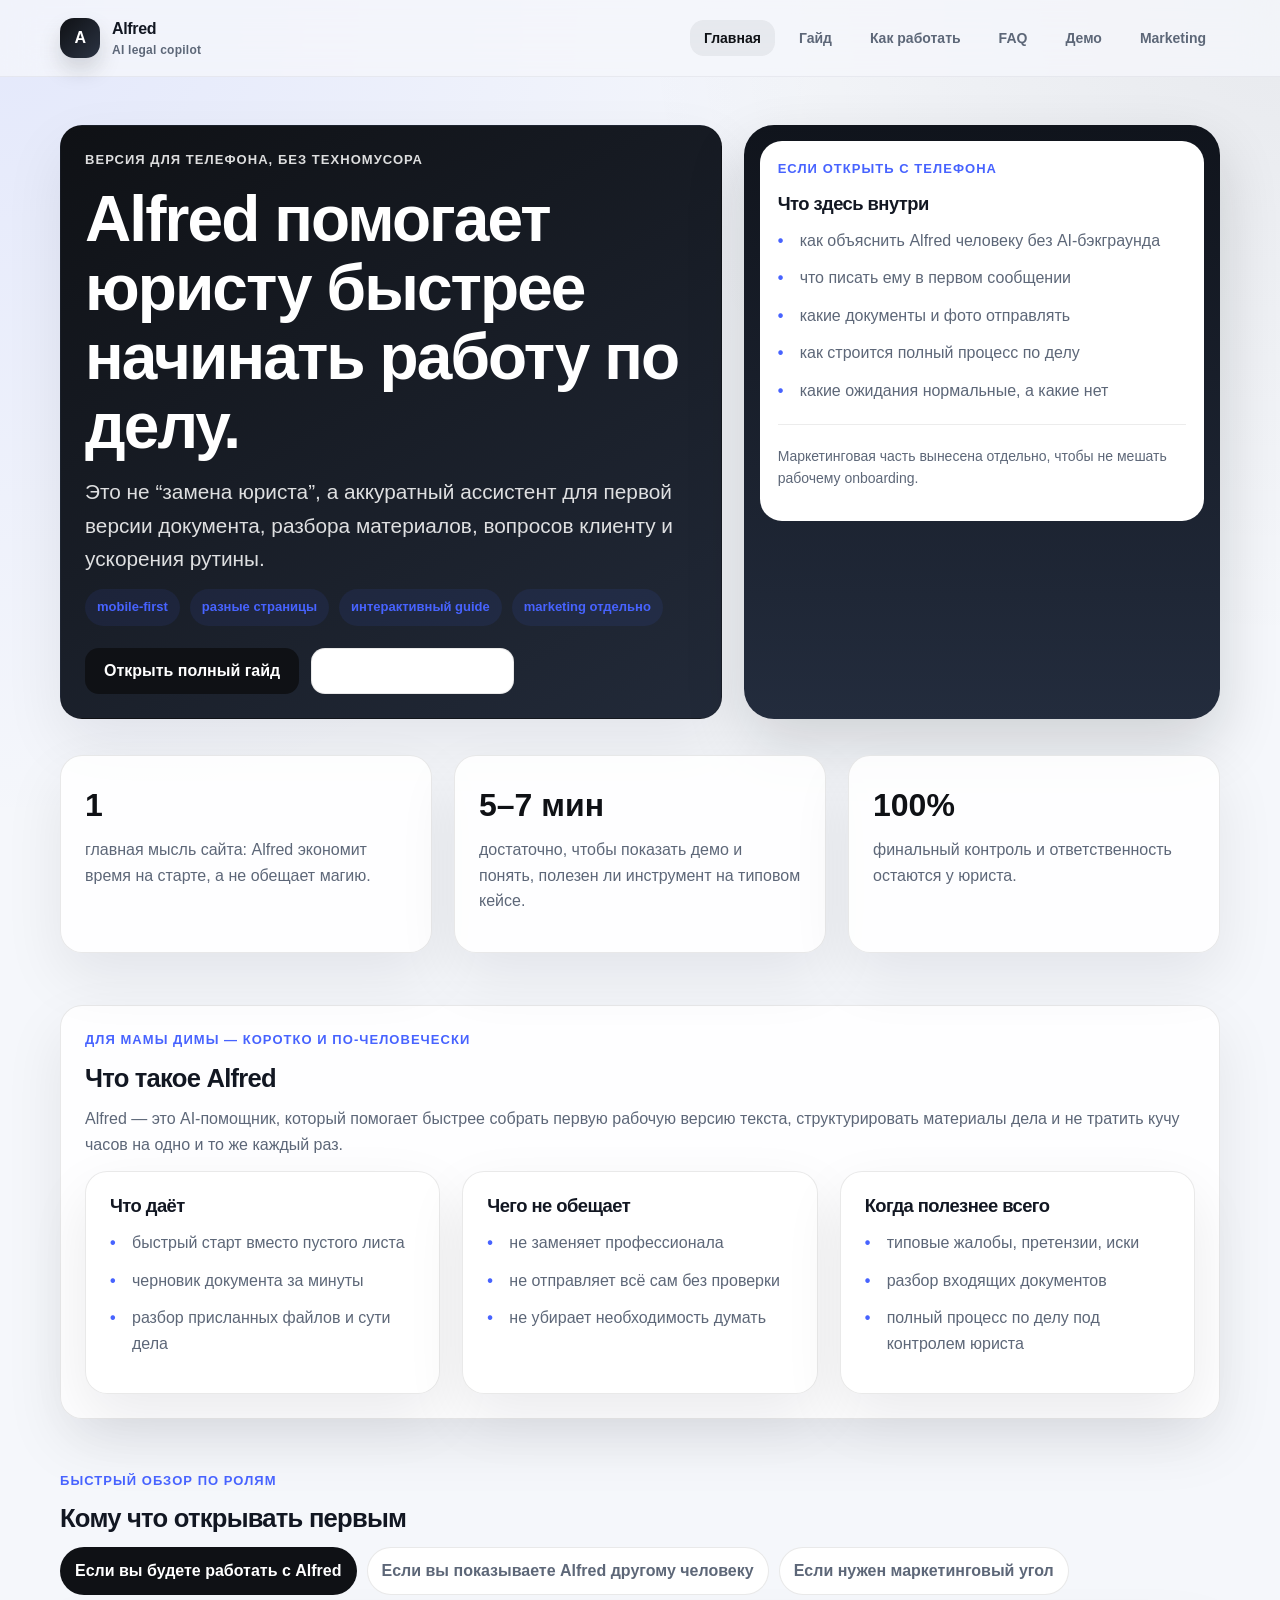
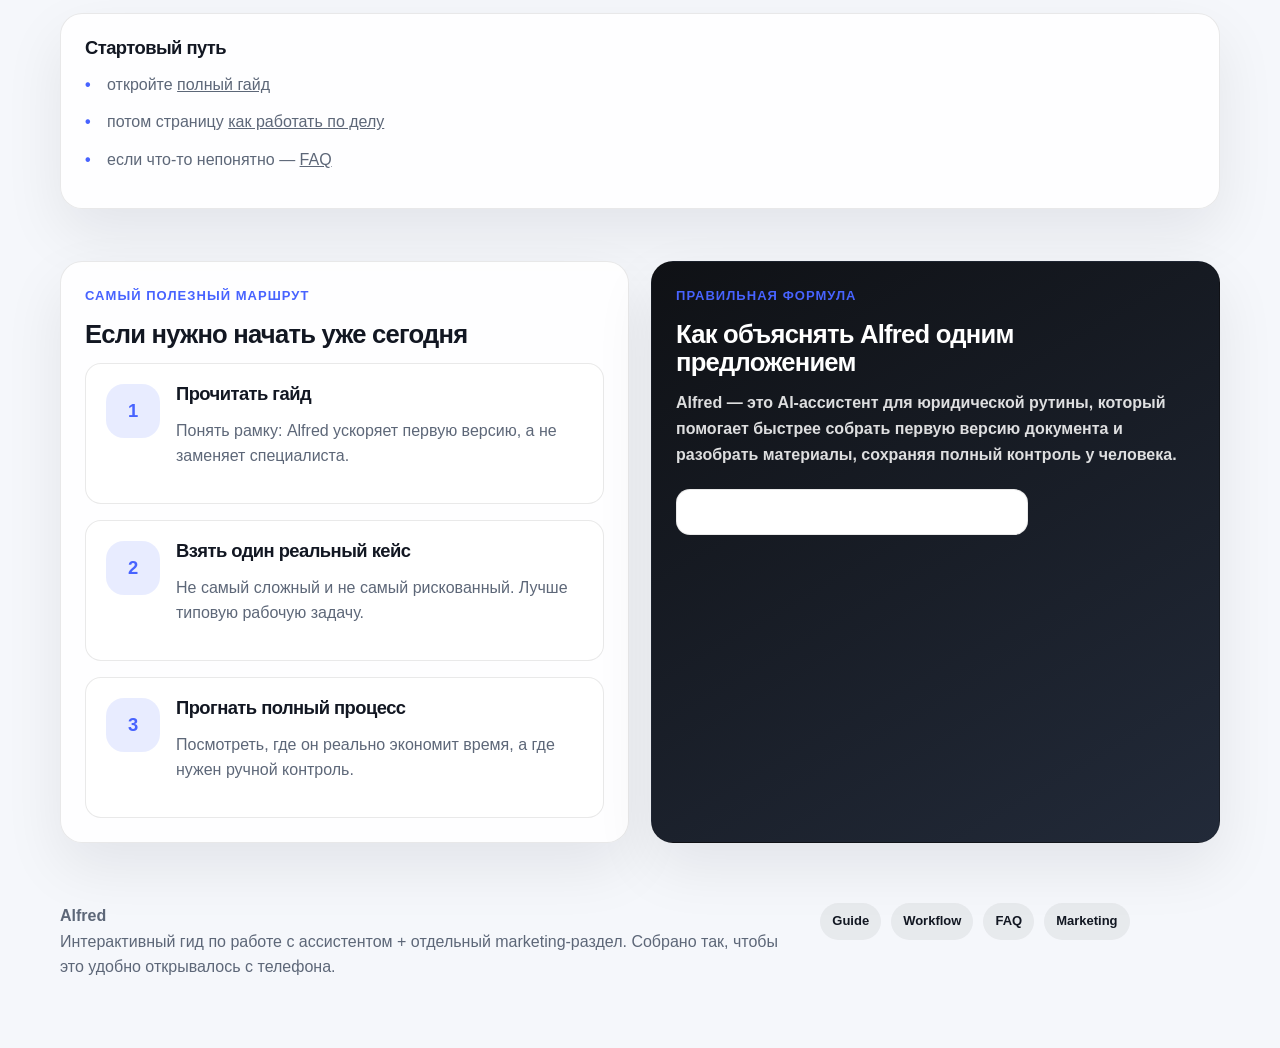
<file: index.html>
<!DOCTYPE html>
<html lang="ru">
<head>
  <meta charset="UTF-8">
  <meta name="viewport" content="width=device-width, initial-scale=1.0">
  <meta name="description" content="Alfred — мобильный AI legal copilot для юридической рутины. Полный гайд, сценарии работы, FAQ и отдельный marketing-раздел.">
  <title>Alfred — гид по работе с ассистентом</title>
  <link rel="stylesheet" href="assets/style.css">
</head>
<body>
  <div class="page-shell">
    <header class="site-header">
      <div class="header-inner">
        <a class="brand" href="index.html">
          <span class="brand-mark">A</span>
          <span>Alfred <small>AI legal copilot</small></span>
        </a>
        <button class="nav-toggle" data-nav-toggle aria-expanded="false" aria-label="Открыть меню">Меню</button>
        <nav class="site-nav" data-nav>
          <ul>
            <li><a href="index.html" class="active">Главная</a></li>
            <li><a href="guide.html">Гайд</a></li>
            <li><a href="workflow.html">Как работать</a></li>
            <li><a href="faq.html">FAQ</a></li>
            <li><a href="demo.html">Демо</a></li>
            <li><a href="marketing.html">Marketing</a></li>
          </ul>
        </nav>
      </div>
    </header>

    <main>
      <section class="hero">
        <div class="container hero-grid">
          <div class="hero-card hero-card--dark">
            <div class="eyebrow">Версия для телефона, без техномусора</div>
            <h1>Alfred помогает юристу быстрее начинать работу по делу.</h1>
            <p class="lead">Это не “замена юриста”, а аккуратный ассистент для первой версии документа, разбора материалов, вопросов клиенту и ускорения рутины.</p>
            <div class="tag-row">
              <span class="tag">mobile-first</span>
              <span class="tag">разные страницы</span>
              <span class="tag">интерактивный guide</span>
              <span class="tag">marketing отдельно</span>
            </div>
            <div class="btn-row">
              <a class="btn btn-primary" href="guide.html">Открыть полный гайд</a>
              <a class="btn btn-secondary" href="workflow.html">Посмотреть процесс</a>
            </div>
          </div>

          <div class="phone-frame">
            <div class="phone-screen">
              <div class="eyebrow">Если открыть с телефона</div>
              <h3>Что здесь внутри</h3>
              <ul class="clean">
                <li>как объяснить Alfred человеку без AI-бэкграунда</li>
                <li>что писать ему в первом сообщении</li>
                <li>какие документы и фото отправлять</li>
                <li>как строится полный процесс по делу</li>
                <li>какие ожидания нормальные, а какие нет</li>
              </ul>
              <hr class="soft">
              <p class="small">Маркетинговая часть вынесена отдельно, чтобы не мешать рабочему onboarding.</p>
            </div>
          </div>
        </div>
      </section>

      <section class="section section-tight">
        <div class="container grid-3">
          <div class="metric">
            <strong>1</strong>
            <p>главная мысль сайта: Alfred экономит время на старте, а не обещает магию.</p>
          </div>
          <div class="metric">
            <strong>5–7 мин</strong>
            <p>достаточно, чтобы показать демо и понять, полезен ли инструмент на типовом кейсе.</p>
          </div>
          <div class="metric">
            <strong>100%</strong>
            <p>финальный контроль и ответственность остаются у юриста.</p>
          </div>
        </div>
      </section>

      <section class="section">
        <div class="container">
          <div class="card">
            <div class="eyebrow">Для мамы Димы — коротко и по-человечески</div>
            <h2>Что такое Alfred</h2>
            <p>Alfred — это AI-помощник, который помогает быстрее собрать первую рабочую версию текста, структурировать материалы дела и не тратить кучу часов на одно и то же каждый раз.</p>
            <div class="grid-3">
              <div class="feature-card">
                <h3>Что даёт</h3>
                <ul class="clean">
                  <li>быстрый старт вместо пустого листа</li>
                  <li>черновик документа за минуты</li>
                  <li>разбор присланных файлов и сути дела</li>
                </ul>
              </div>
              <div class="feature-card">
                <h3>Чего не обещает</h3>
                <ul class="clean">
                  <li>не заменяет профессионала</li>
                  <li>не отправляет всё сам без проверки</li>
                  <li>не убирает необходимость думать</li>
                </ul>
              </div>
              <div class="feature-card">
                <h3>Когда полезнее всего</h3>
                <ul class="clean">
                  <li>типовые жалобы, претензии, иски</li>
                  <li>разбор входящих документов</li>
                  <li>полный процесс по делу под контролем юриста</li>
                </ul>
              </div>
            </div>
          </div>
        </div>
      </section>

      <section class="section">
        <div class="container" data-tabs>
          <div class="eyebrow">Быстрый обзор по ролям</div>
          <h2>Кому что открывать первым</h2>
          <div class="tabs">
            <button class="tab-btn active" data-tab-btn="operator">Если вы будете работать с Alfred</button>
            <button class="tab-btn" data-tab-btn="owner">Если вы показываете Alfred другому человеку</button>
            <button class="tab-btn" data-tab-btn="sales">Если нужен маркетинговый угол</button>
          </div>
          <div class="tab-panel active" data-tab-panel="operator">
            <h3>Стартовый путь</h3>
            <ul class="clean">
              <li>откройте <a href="guide.html">полный гайд</a></li>
              <li>потом страницу <a href="workflow.html">как работать по делу</a></li>
              <li>если что-то непонятно — <a href="faq.html">FAQ</a></li>
            </ul>
          </div>
          <div class="tab-panel" data-tab-panel="owner">
            <h3>Что показать в первую очередь</h3>
            <ul class="clean">
              <li>страницу <a href="demo.html">демо</a> — как объяснять ценность быстро</li>
              <li>страницу <a href="faq.html">FAQ</a> — чтобы снять страхи и ожидания</li>
              <li>страницу <a href="workflow.html">процесс</a> — чтобы было ясно, как всё идёт от задачи к результату</li>
            </ul>
          </div>
          <div class="tab-panel" data-tab-panel="sales">
            <h3>Отдельный маркетинговый раздел</h3>
            <p>Мы вынесли marketing отдельно, чтобы не мешать обычному рабочему onboarding.</p>
            <div class="btn-row">
              <a class="btn btn-soft" href="marketing.html">Открыть marketing</a>
            </div>
          </div>
        </div>
      </section>

      <section class="section">
        <div class="container two-col">
          <div class="cta-panel">
            <div class="eyebrow">Самый полезный маршрут</div>
            <h2>Если нужно начать уже сегодня</h2>
            <div class="process-steps">
              <div class="step-card"><div class="step-num">1</div><div><h3>Прочитать гайд</h3><p>Понять рамку: Alfred ускоряет первую версию, а не заменяет специалиста.</p></div></div>
              <div class="step-card"><div class="step-num">2</div><div><h3>Взять один реальный кейс</h3><p>Не самый сложный и не самый рискованный. Лучше типовую рабочую задачу.</p></div></div>
              <div class="step-card"><div class="step-num">3</div><div><h3>Прогнать полный процесс</h3><p>Посмотреть, где он реально экономит время, а где нужен ручной контроль.</p></div></div>
            </div>
          </div>
          <div class="cta-panel cta-panel--dark">
            <div class="eyebrow">Правильная формула</div>
            <h2>Как объяснять Alfred одним предложением</h2>
            <p><strong>Alfred — это AI-ассистент для юридической рутины, который помогает быстрее собрать первую версию документа и разобрать материалы, сохраняя полный контроль у человека.</strong></p>
            <div class="btn-row">
              <a class="btn btn-secondary" href="guide.html#first-message">Что написать ему первым сообщением</a>
            </div>
          </div>
        </div>
      </section>
    </main>

    <footer class="footer">
      <div class="container footer-grid">
        <div>
          <strong>Alfred</strong>
          <p>Интерактивный гид по работе с ассистентом + отдельный marketing-раздел. Собрано так, чтобы это удобно открывалось с телефона.</p>
        </div>
        <div>
          <div class="pill-row">
            <span class="pill">Guide</span>
            <span class="pill">Workflow</span>
            <span class="pill">FAQ</span>
            <span class="pill">Marketing</span>
          </div>
        </div>
      </div>
    </footer>
  </div>
  <script src="assets/app.js"></script>
</body>
</html>
</file>
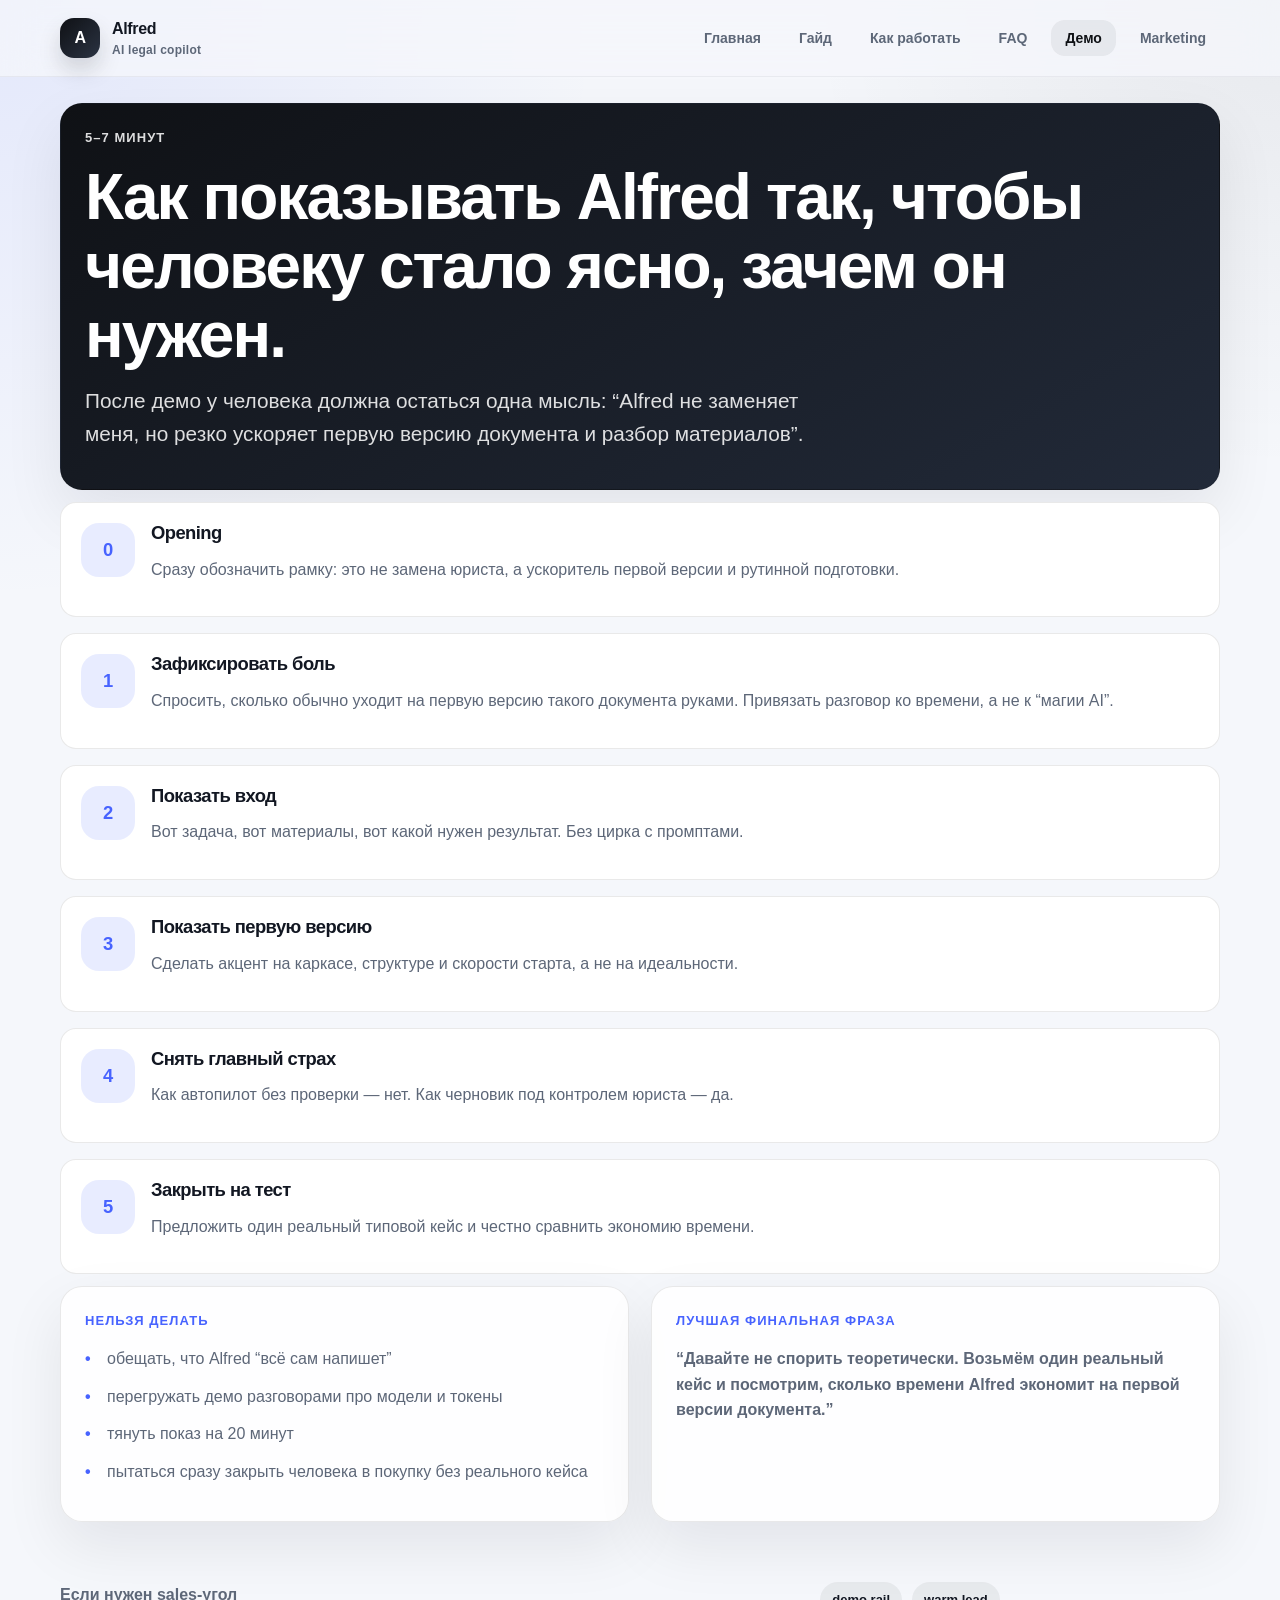
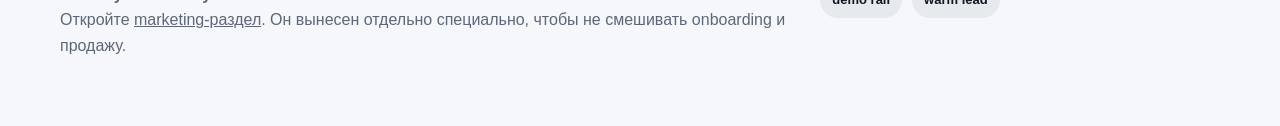
<file: demo.html>
<!DOCTYPE html>
<html lang="ru">
<head>
  <meta charset="UTF-8">
  <meta name="viewport" content="width=device-width, initial-scale=1.0">
  <meta name="description" content="Как показать Alfred за 5–7 минут и не скатиться в техно-мусор.">
  <title>Демо Alfred</title>
  <link rel="stylesheet" href="assets/style.css">
</head>
<body>
  <div class="page-shell">
    <header class="site-header">
      <div class="header-inner">
        <a class="brand" href="index.html"><span class="brand-mark">A</span><span>Alfred <small>AI legal copilot</small></span></a>
        <button class="nav-toggle" data-nav-toggle aria-expanded="false">Меню</button>
        <nav class="site-nav" data-nav>
          <ul>
            <li><a href="index.html">Главная</a></li>
            <li><a href="guide.html">Гайд</a></li>
            <li><a href="workflow.html">Как работать</a></li>
            <li><a href="faq.html">FAQ</a></li>
            <li><a href="demo.html" class="active">Демо</a></li>
            <li><a href="marketing.html">Marketing</a></li>
          </ul>
        </nav>
      </div>
    </header>

    <main class="section">
      <div class="container">
        <div class="hero-card hero-card--dark">
          <div class="eyebrow">5–7 минут</div>
          <h1>Как показывать Alfred так, чтобы человеку стало ясно, зачем он нужен.</h1>
          <p class="lead">После демо у человека должна остаться одна мысль: “Alfred не заменяет меня, но резко ускоряет первую версию документа и разбор материалов”.</p>
        </div>
      </div>

      <div class="container section-tight">
        <div class="process-steps">
          <div class="step-card"><div class="step-num">0</div><div><h3>Opening</h3><p>Сразу обозначить рамку: это не замена юриста, а ускоритель первой версии и рутинной подготовки.</p></div></div>
          <div class="step-card"><div class="step-num">1</div><div><h3>Зафиксировать боль</h3><p>Спросить, сколько обычно уходит на первую версию такого документа руками. Привязать разговор ко времени, а не к “магии AI”.</p></div></div>
          <div class="step-card"><div class="step-num">2</div><div><h3>Показать вход</h3><p>Вот задача, вот материалы, вот какой нужен результат. Без цирка с промптами.</p></div></div>
          <div class="step-card"><div class="step-num">3</div><div><h3>Показать первую версию</h3><p>Сделать акцент на каркасе, структуре и скорости старта, а не на идеальности.</p></div></div>
          <div class="step-card"><div class="step-num">4</div><div><h3>Снять главный страх</h3><p>Как автопилот без проверки — нет. Как черновик под контролем юриста — да.</p></div></div>
          <div class="step-card"><div class="step-num">5</div><div><h3>Закрыть на тест</h3><p>Предложить один реальный типовой кейс и честно сравнить экономию времени.</p></div></div>
        </div>
      </div>

      <div class="container section-tight two-col">
        <div class="card">
          <div class="eyebrow">Нельзя делать</div>
          <ul class="clean">
            <li>обещать, что Alfred “всё сам напишет”</li>
            <li>перегружать демо разговорами про модели и токены</li>
            <li>тянуть показ на 20 минут</li>
            <li>пытаться сразу закрыть человека в покупку без реального кейса</li>
          </ul>
        </div>
        <div class="card">
          <div class="eyebrow">Лучшая финальная фраза</div>
          <p><strong>“Давайте не спорить теоретически. Возьмём один реальный кейс и посмотрим, сколько времени Alfred экономит на первой версии документа.”</strong></p>
        </div>
      </div>
    </main>

    <footer class="footer">
      <div class="container footer-grid">
        <div><strong>Если нужен sales-угол</strong><p>Откройте <a href="marketing.html">marketing-раздел</a>. Он вынесен отдельно специально, чтобы не смешивать onboarding и продажу.</p></div>
        <div class="pill-row"><span class="pill">demo rail</span><span class="pill">warm lead</span></div>
      </div>
    </footer>
  </div>
  <script src="assets/app.js"></script>
</body>
</html>
</file>
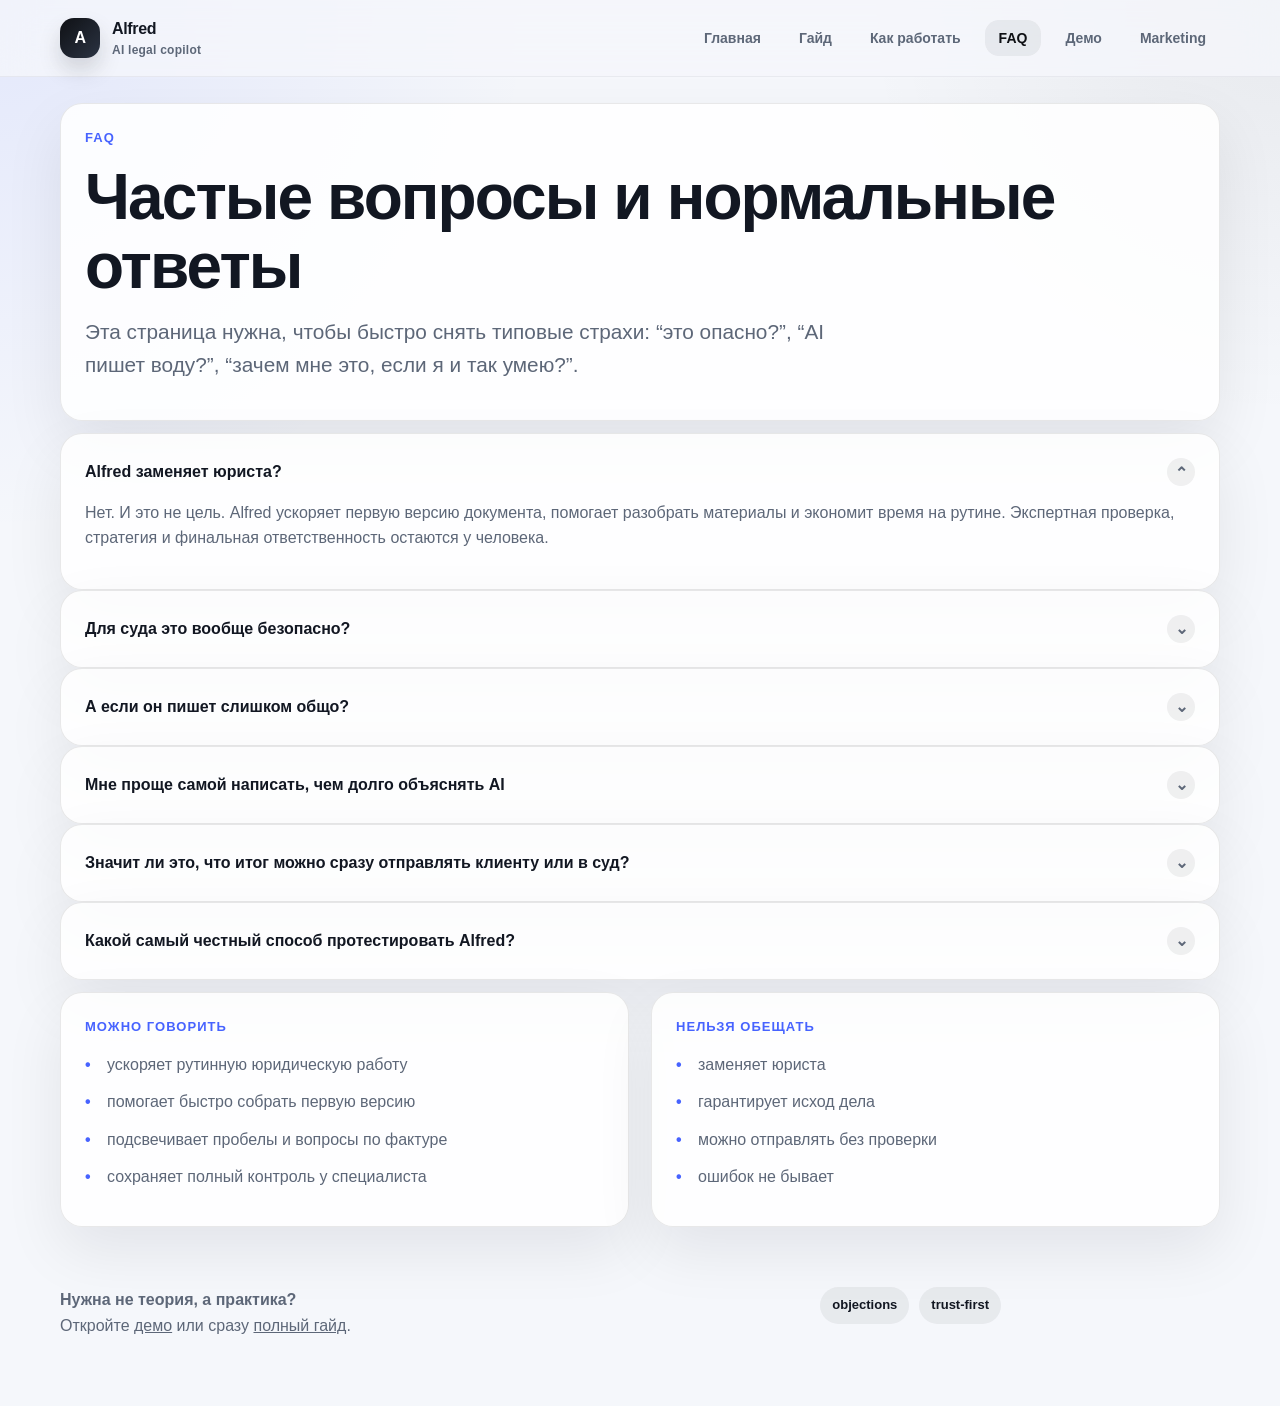
<file: faq.html>
<!DOCTYPE html>
<html lang="ru">
<head>
  <meta charset="UTF-8">
  <meta name="viewport" content="width=device-width, initial-scale=1.0">
  <meta name="description" content="FAQ по Alfred: что он умеет, чего не умеет, опасно ли это для суда и как правильно тестировать.">
  <title>FAQ — Alfred</title>
  <link rel="stylesheet" href="assets/style.css">
</head>
<body>
  <div class="page-shell">
    <header class="site-header">
      <div class="header-inner">
        <a class="brand" href="index.html"><span class="brand-mark">A</span><span>Alfred <small>AI legal copilot</small></span></a>
        <button class="nav-toggle" data-nav-toggle aria-expanded="false">Меню</button>
        <nav class="site-nav" data-nav>
          <ul>
            <li><a href="index.html">Главная</a></li>
            <li><a href="guide.html">Гайд</a></li>
            <li><a href="workflow.html">Как работать</a></li>
            <li><a href="faq.html" class="active">FAQ</a></li>
            <li><a href="demo.html">Демо</a></li>
            <li><a href="marketing.html">Marketing</a></li>
          </ul>
        </nav>
      </div>
    </header>

    <main class="section">
      <div class="container">
        <div class="hero-card">
          <div class="eyebrow">FAQ</div>
          <h1>Частые вопросы и нормальные ответы</h1>
          <p class="lead">Эта страница нужна, чтобы быстро снять типовые страхи: “это опасно?”, “AI пишет воду?”, “зачем мне это, если я и так умею?”.</p>
        </div>
      </div>

      <div class="container section-tight">
        <details class="faq-item" open>
          <summary>Alfred заменяет юриста?<span class="chev">⌄</span></summary>
          <p>Нет. И это не цель. Alfred ускоряет первую версию документа, помогает разобрать материалы и экономит время на рутине. Экспертная проверка, стратегия и финальная ответственность остаются у человека.</p>
        </details>
        <details class="faq-item">
          <summary>Для суда это вообще безопасно?<span class="chev">⌄</span></summary>
          <p>Как автопилот без проверки — нет. Как черновик-ускоритель под контролем юриста — да. В этом и правильный режим использования.</p>
        </details>
        <details class="faq-item">
          <summary>А если он пишет слишком общо?<span class="chev">⌄</span></summary>
          <p>Обычно это происходит, когда задача поставлена слишком мутно. Чем конкретнее вход: что случилось, что нужно получить, что приложено — тем лучше результат.</p>
        </details>
        <details class="faq-item">
          <summary>Мне проще самой написать, чем долго объяснять AI<span class="chev">⌄</span></summary>
          <p>Так бывает, если инструмент требует каждый раз выдумывать идеальный промпт. Рабочий Alfred-rail должен эту боль уменьшать: дать краткую фактуру, получить первый каркас, дальше быстро править.</p>
        </details>
        <details class="faq-item">
          <summary>Значит ли это, что итог можно сразу отправлять клиенту или в суд?<span class="chev">⌄</span></summary>
          <p>Нет. Нормальный режим — проверить и довести. Alfred сокращает стартовую механику, а не убирает человеческую ответственность.</p>
        </details>
        <details class="faq-item">
          <summary>Какой самый честный способ протестировать Alfred?<span class="chev">⌄</span></summary>
          <p>Взять один типовой кейс из практики, прогнать через Alfred первую версию и сравнить по времени: сколько бы заняло руками и сколько заняло с AI-ассистентом.</p>
        </details>
      </div>

      <div class="container section-tight grid-2">
        <div class="card">
          <div class="eyebrow">Можно говорить</div>
          <ul class="clean">
            <li>ускоряет рутинную юридическую работу</li>
            <li>помогает быстро собрать первую версию</li>
            <li>подсвечивает пробелы и вопросы по фактуре</li>
            <li>сохраняет полный контроль у специалиста</li>
          </ul>
        </div>
        <div class="card">
          <div class="eyebrow">Нельзя обещать</div>
          <ul class="clean">
            <li>заменяет юриста</li>
            <li>гарантирует исход дела</li>
            <li>можно отправлять без проверки</li>
            <li>ошибок не бывает</li>
          </ul>
        </div>
      </div>
    </main>

    <footer class="footer">
      <div class="container footer-grid">
        <div><strong>Нужна не теория, а практика?</strong><p>Откройте <a href="demo.html">демо</a> или сразу <a href="guide.html">полный гайд</a>.</p></div>
        <div class="pill-row"><span class="pill">objections</span><span class="pill">trust-first</span></div>
      </div>
    </footer>
  </div>
  <script src="assets/app.js"></script>
</body>
</html>
</file>
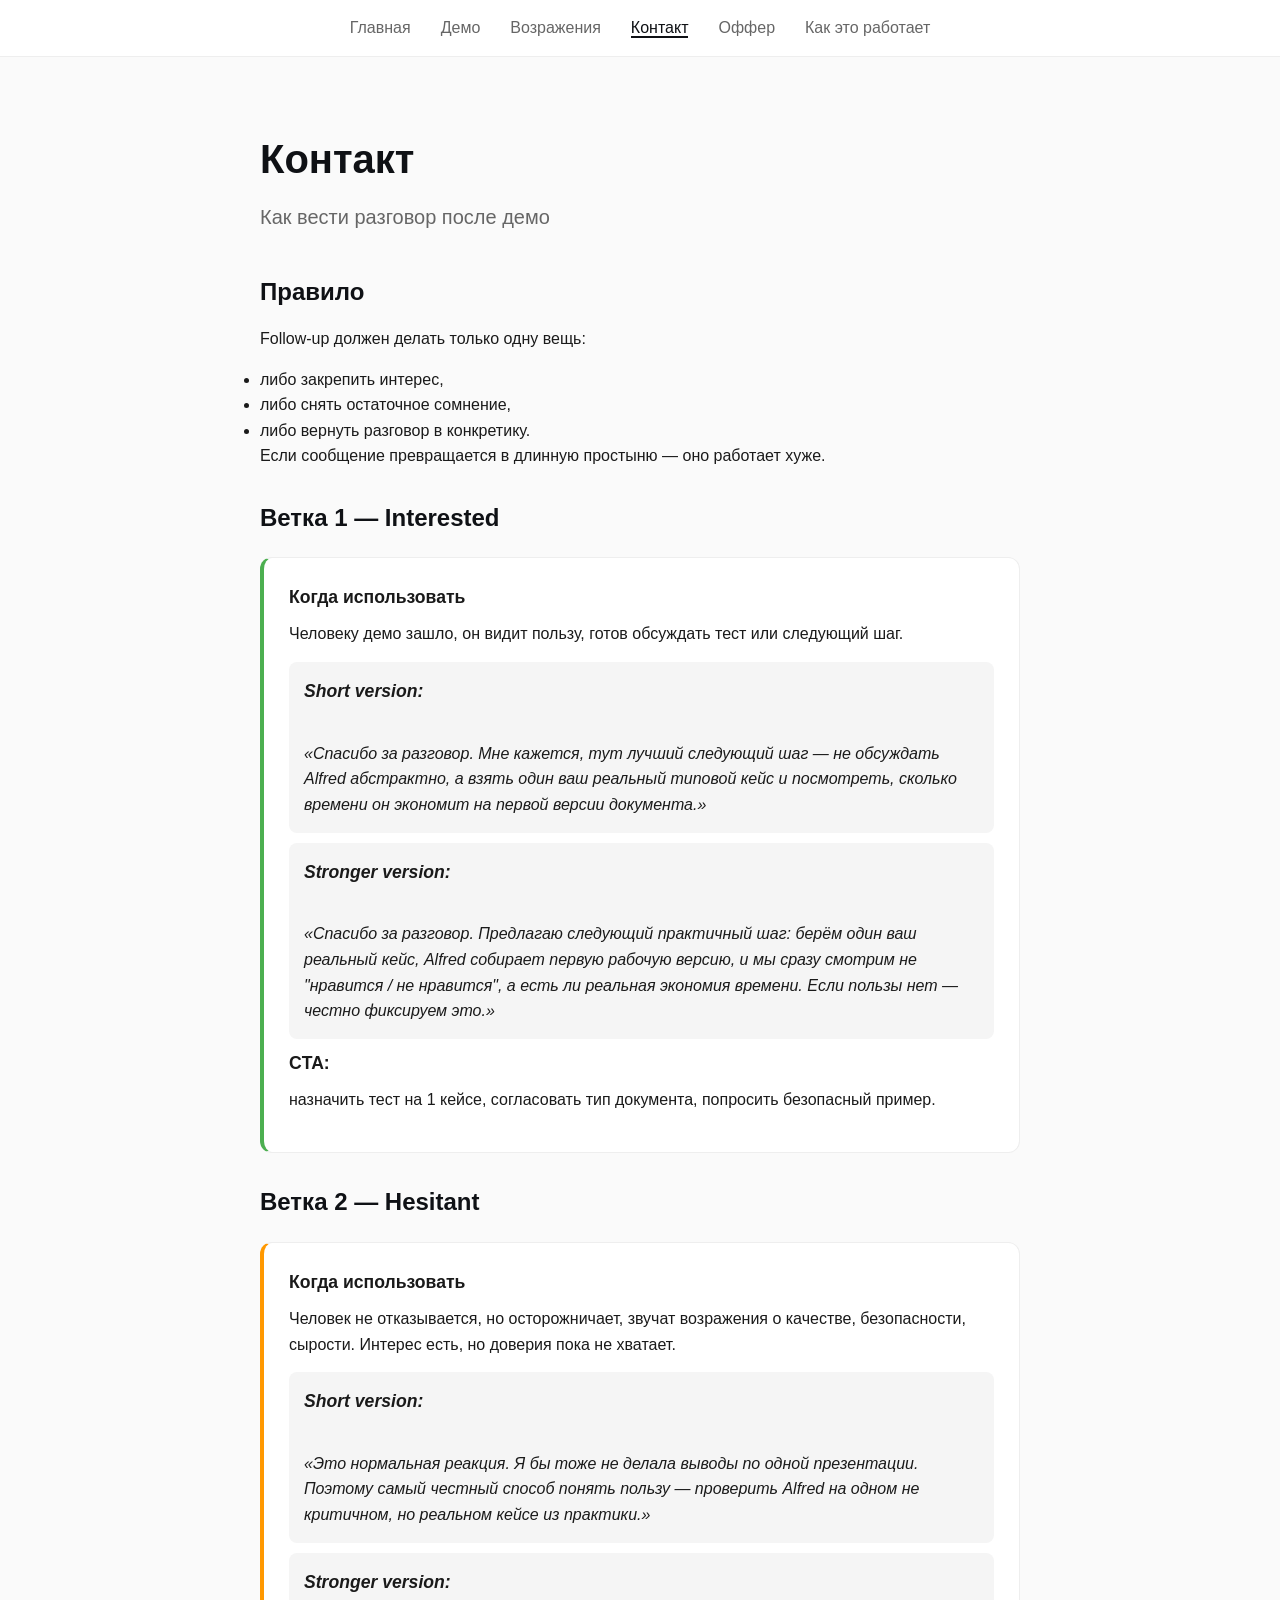
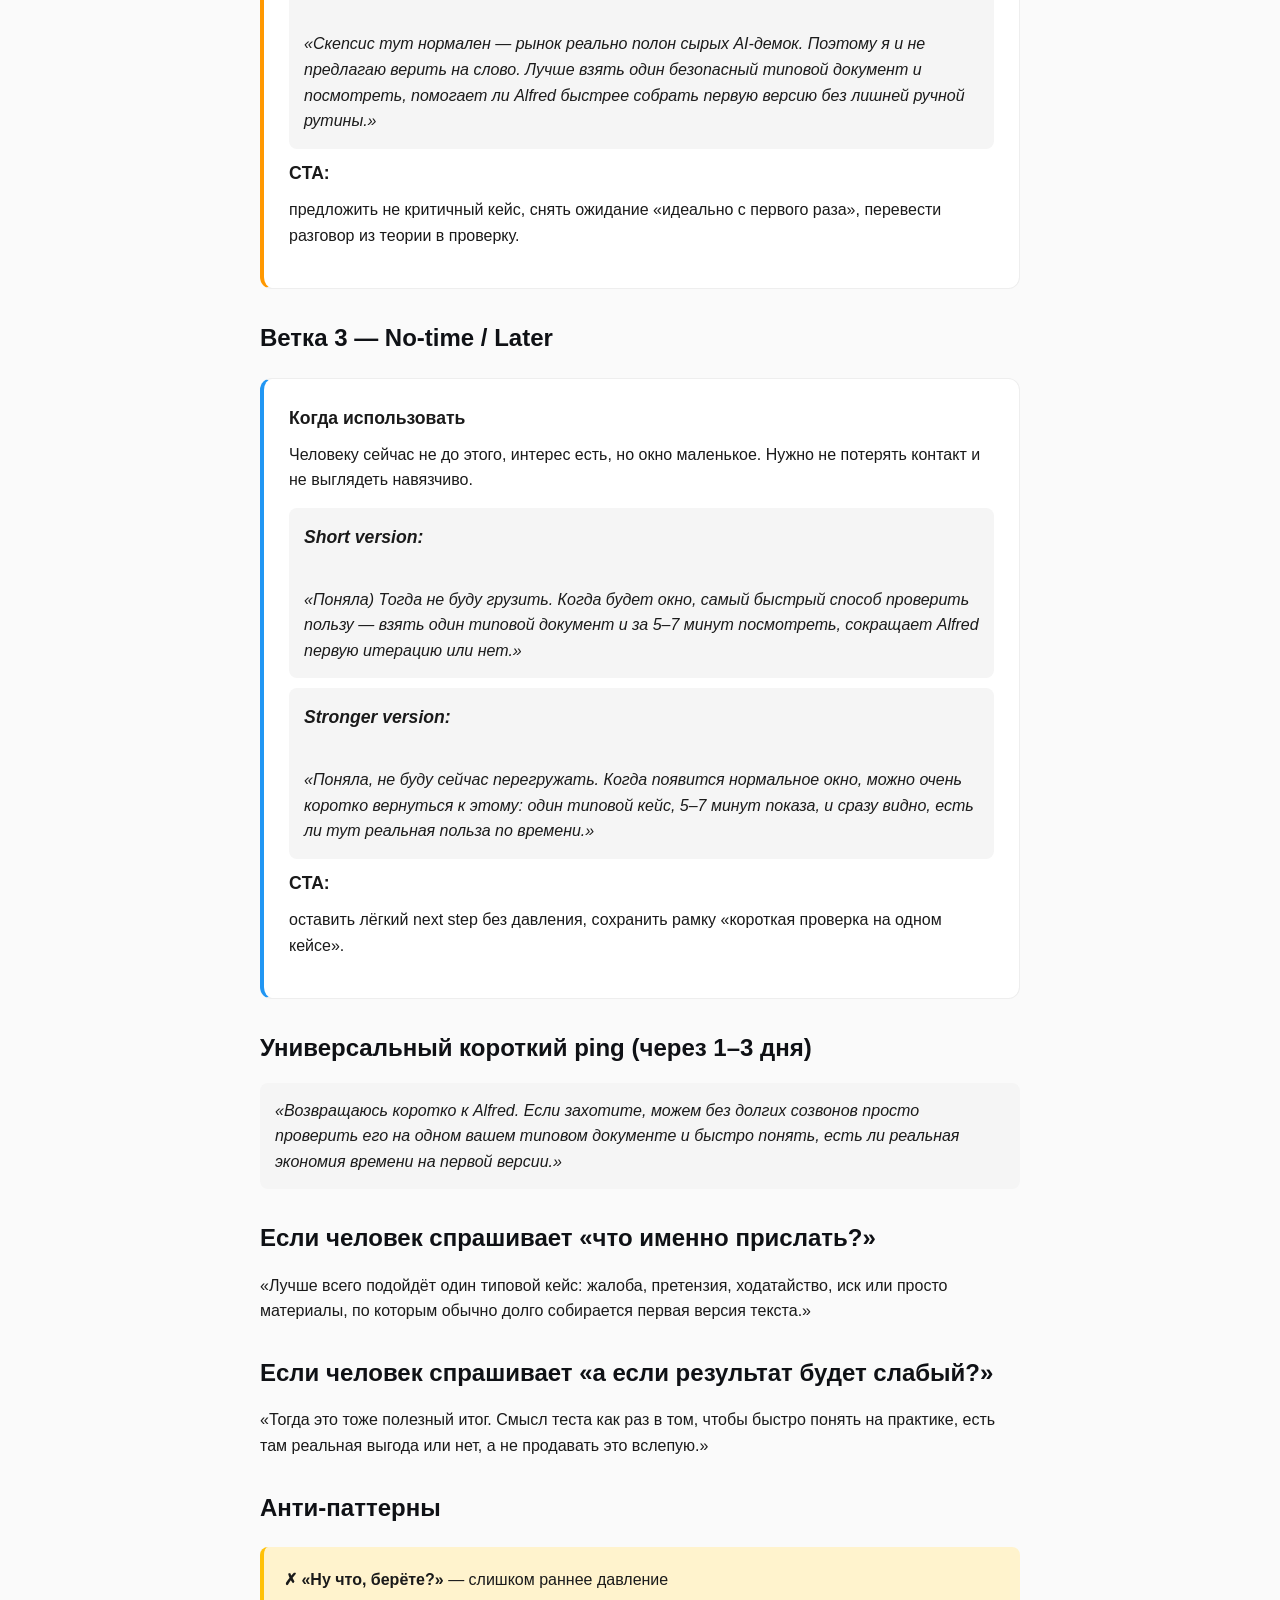
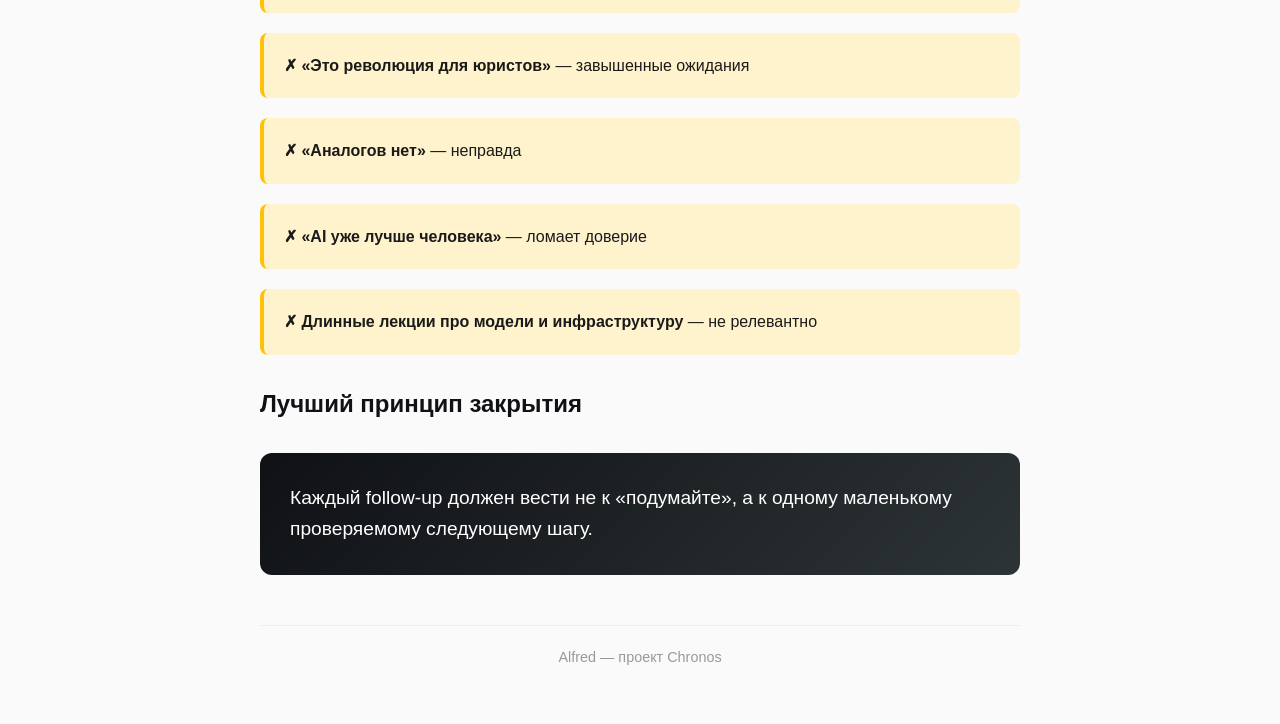
<file: follow-up.html>
<!DOCTYPE html>
<html lang="ru">
<head>
    <meta charset="UTF-8">
    <meta name="viewport" content="width=device-width, initial-scale=1.0">
    <title>Контакт — Alfred</title>
    <style>
        * { margin: 0; padding: 0; box-sizing: border-box; }
        body { font-family: -apple-system, BlinkMacSystemFont, 'Segoe UI', Roboto, sans-serif; line-height: 1.6; color: #1a1a1a; background: #fafafa; }
        .container { max-width: 800px; margin: 0 auto; padding: 40px 20px; }
        h1 { font-size: 2.5rem; margin-bottom: 10px; color: #0f1115; }
        .subtitle { font-size: 1.25rem; color: #666; margin-bottom: 40px; }
        h2 { font-size: 1.5rem; margin: 30px 0 15px; color: #0f1115; }
        h3 { font-size: 1.2rem; margin: 20px 0 10px; color: #0f1115; }
        p { margin-bottom: 15px; }
        .branch { background: #fff; padding: 25px; border-radius: 12px; margin: 20px 0; border: 1px solid #eee; }
        .branch.interested { border-left: 4px solid #4caf50; }
        .branch.hesitant { border-left: 4px solid #ff9800; }
        .branch.later { border-left: 4px solid #2196f3; }
        .branch strong { display: block; font-size: 1.1rem; margin-bottom: 10px; }
        .message { background: #f5f5f5; padding: 15px; border-radius: 8px; margin: 10px 0; font-style: italic; }
        .highlight { background: linear-gradient(135deg, #0f1115 0%, #2d3436 100%); color: white; padding: 30px; border-radius: 12px; margin: 30px 0; }
        .highlight p { color: #fff; font-size: 1.2rem; margin: 0; }
        .anti { background: #fff3cd; padding: 20px; border-radius: 8px; margin: 20px 0; border-left: 4px solid #ffc107; }
        .footer { text-align: center; margin-top: 50px; padding-top: 20px; border-top: 1px solid #eee; color: #999; font-size: 0.9rem; }
        nav { background: #fff; border-bottom: 1px solid #eee; padding: 15px 0; margin-bottom: 30px; }
        nav ul { list-style: none; margin: 0; padding: 0; display: flex; justify-content: center; gap: 30px; flex-wrap: wrap; }
        nav a { text-decoration: none; color: #666; font-weight: 500; transition: color 0.2s; }
        nav a:hover { color: #0f1115; }
        nav a.active { color: #0f1115; border-bottom: 2px solid #0f1115; }
    </style>
</head>
<body>
    <nav>
        <ul>
            <li><a href="index.html">Главная</a></li>
            <li><a href="demo.html">Демо</a></li>
            <li><a href="objections.html">Возражения</a></li>
            <li><a href="follow-up.html" class="active">Контакт</a></li>
            <li><a href="offer.html">Оффер</a></li>
            <li><a href="how-it-works.html">Как это работает</a></li>
        </ul>
    </nav>
    <div class="container">
        <h1>Контакт</h1>
        <p class="subtitle">Как вести разговор после демо</p>

        <h2>Правило</h2>
        <p>Follow-up должен делать только одну вещь:</p>
        <ul>
            <li>либо закрепить интерес,</li>
            <li>либо снять остаточное сомнение,</li>
            <li>либо вернуть разговор в конкретику.</li>
        </ul>
        <p>Если сообщение превращается в длинную простыню — оно работает хуже.</p>

        <h2>Ветка 1 — Interested</h2>
        <div class="branch interested">
            <strong>Когда использовать</strong>
            <p>Человеку демо зашло, он видит пользу, готов обсуждать тест или следующий шаг.</p>
            <div class="message">
                <strong>Short version:</strong><br>
                «Спасибо за разговор. Мне кажется, тут лучший следующий шаг — не обсуждать Alfred абстрактно, а взять один ваш реальный типовой кейс и посмотреть, сколько времени он экономит на первой версии документа.»
            </div>
            <div class="message">
                <strong>Stronger version:</strong><br>
                «Спасибо за разговор. Предлагаю следующий практичный шаг: берём один ваш реальный кейс, Alfred собирает первую рабочую версию, и мы сразу смотрим не "нравится / не нравится", а есть ли реальная экономия времени. Если пользы нет — честно фиксируем это.»
            </div>
            <p><strong>CTA:</strong> назначить тест на 1 кейсе, согласовать тип документа, попросить безопасный пример.</p>
        </div>

        <h2>Ветка 2 — Hesitant</h2>
        <div class="branch hesitant">
            <strong>Когда использовать</strong>
            <p>Человек не отказывается, но осторожничает, звучат возражения о качестве, безопасности, сырости. Интерес есть, но доверия пока не хватает.</p>
            <div class="message">
                <strong>Short version:</strong><br>
                «Это нормальная реакция. Я бы тоже не делала выводы по одной презентации. Поэтому самый честный способ понять пользу — проверить Alfred на одном не критичном, но реальном кейсе из практики.»
            </div>
            <div class="message">
                <strong>Stronger version:</strong><br>
                «Скепсис тут нормален — рынок реально полон сырых AI-демок. Поэтому я и не предлагаю верить на слово. Лучше взять один безопасный типовой документ и посмотреть, помогает ли Alfred быстрее собрать первую версию без лишней ручной рутины.»
            </div>
            <p><strong>CTA:</strong> предложить не критичный кейс, снять ожидание «идеально с первого раза», перевести разговор из теории в проверку.</p>
        </div>

        <h2>Ветка 3 — No-time / Later</h2>
        <div class="branch later">
            <strong>Когда использовать</strong>
            <p>Человеку сейчас не до этого, интерес есть, но окно маленькое. Нужно не потерять контакт и не выглядеть навязчиво.</p>
            <div class="message">
                <strong>Short version:</strong><br>
                «Поняла) Тогда не буду грузить. Когда будет окно, самый быстрый способ проверить пользу — взять один типовой документ и за 5–7 минут посмотреть, сокращает Alfred первую итерацию или нет.»
            </div>
            <div class="message">
                <strong>Stronger version:</strong><br>
                «Поняла, не буду сейчас перегружать. Когда появится нормальное окно, можно очень коротко вернуться к этому: один типовой кейс, 5–7 минут показа, и сразу видно, есть ли тут реальная польза по времени.»
            </div>
            <p><strong>CTA:</strong> оставить лёгкий next step без давления, сохранить рамку «короткая проверка на одном кейсе».</p>
        </div>

        <h2>Универсальный короткий ping (через 1–3 дня)</h2>
        <div class="message">
            «Возвращаюсь коротко к Alfred. Если захотите, можем без долгих созвонов просто проверить его на одном вашем типовом документе и быстро понять, есть ли реальная экономия времени на первой версии.»
        </div>

        <h2>Если человек спрашивает «что именно прислать?»</h2>
        <p>«Лучше всего подойдёт один типовой кейс: жалоба, претензия, ходатайство, иск или просто материалы, по которым обычно долго собирается первая версия текста.»</p>

        <h2>Если человек спрашивает «а если результат будет слабый?»</h2>
        <p>«Тогда это тоже полезный итог. Смысл теста как раз в том, чтобы быстро понять на практике, есть там реальная выгода или нет, а не продавать это вслепую.»</p>

        <h2>Анти-паттерны</h2>
        <div class="anti">
            <strong>✗ «Ну что, берёте?»</strong> — слишком раннее давление
        </div>
        <div class="anti">
            <strong>✗ «Это революция для юристов»</strong> — завышенные ожидания
        </div>
        <div class="anti">
            <strong>✗ «Аналогов нет»</strong> — неправда
        </div>
        <div class="anti">
            <strong>✗ «AI уже лучше человека»</strong> — ломает доверие
        </div>
        <div class="anti">
            <strong>✗ Длинные лекции про модели и инфраструктуру</strong> — не релевантно
        </div>

        <h2>Лучший принцип закрытия</h2>
        <div class="highlight">
            <p>Каждый follow-up должен вести не к «подумайте», а к одному маленькому проверяемому следующему шагу.</p>
        </div>

        <div class="footer">
            <p>Alfred — проект Chronos</p>
        </div>
    </div>
</body>
</html>
</file>
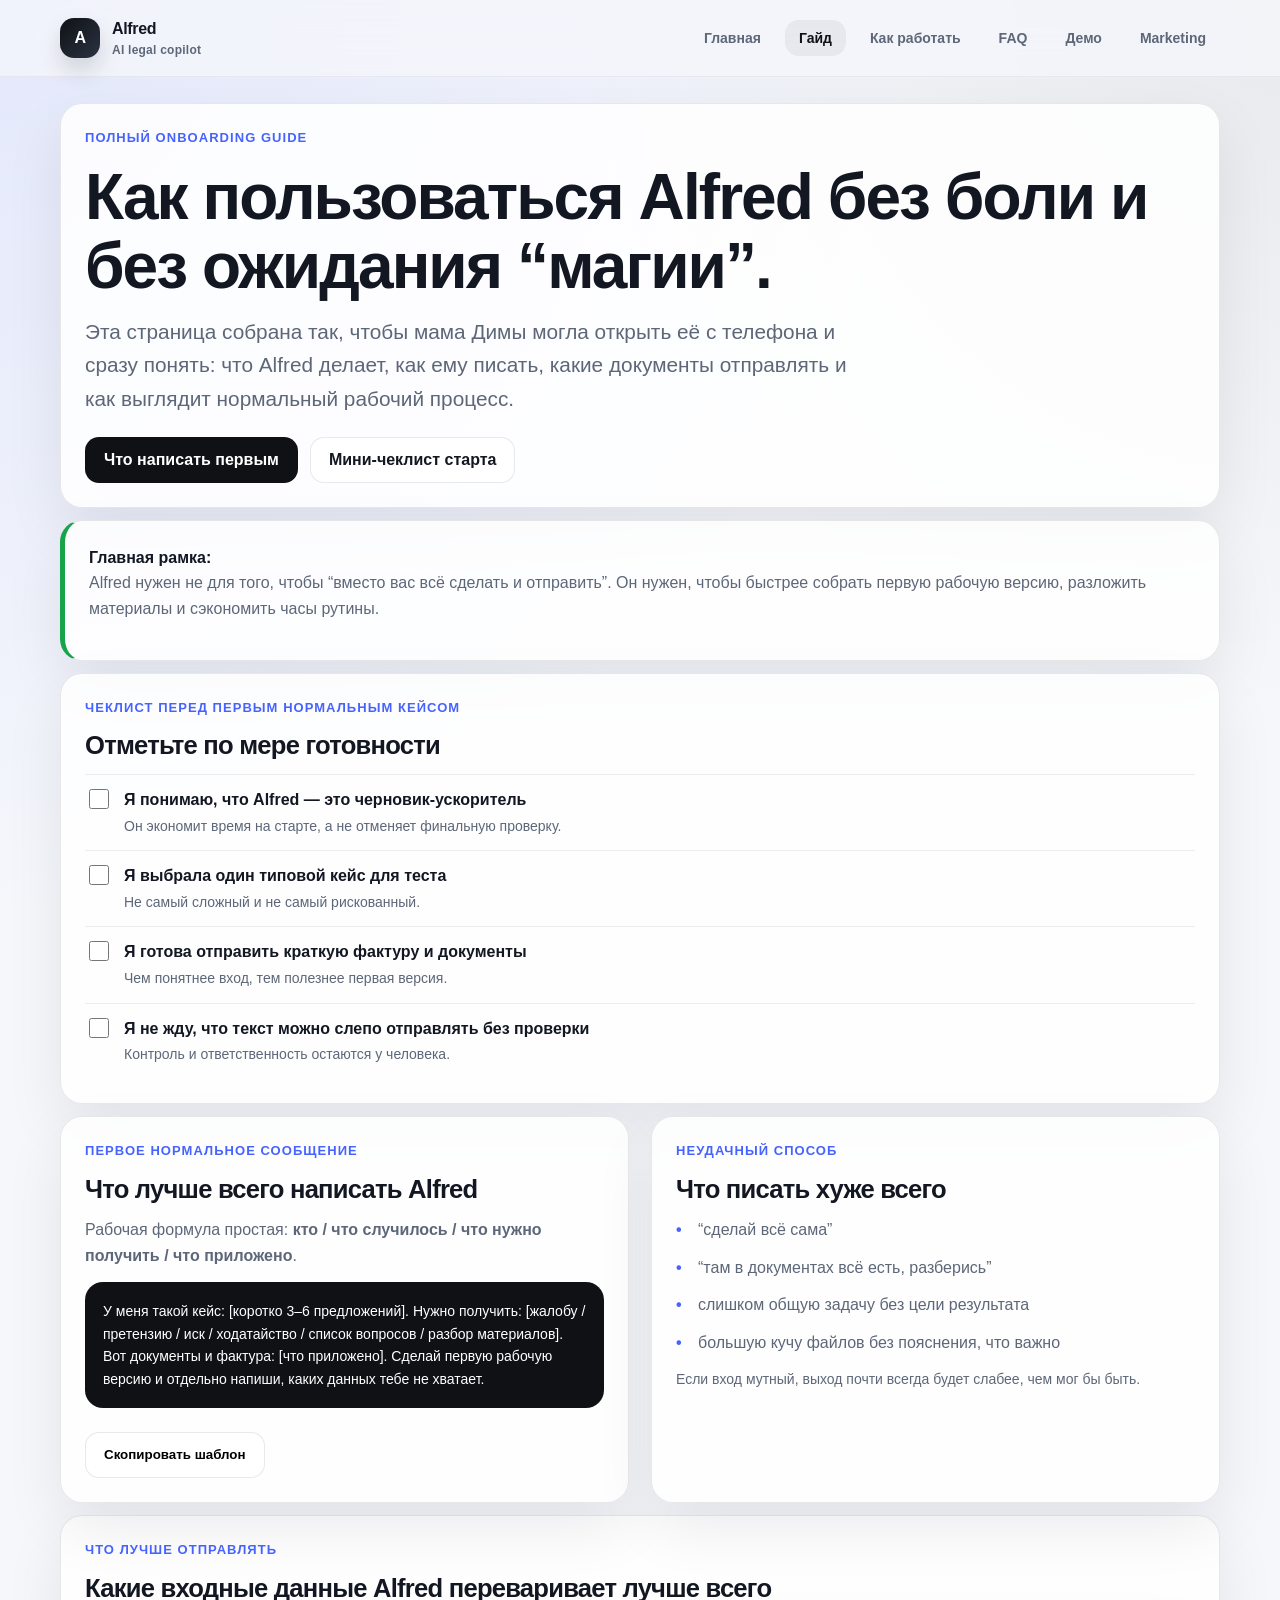
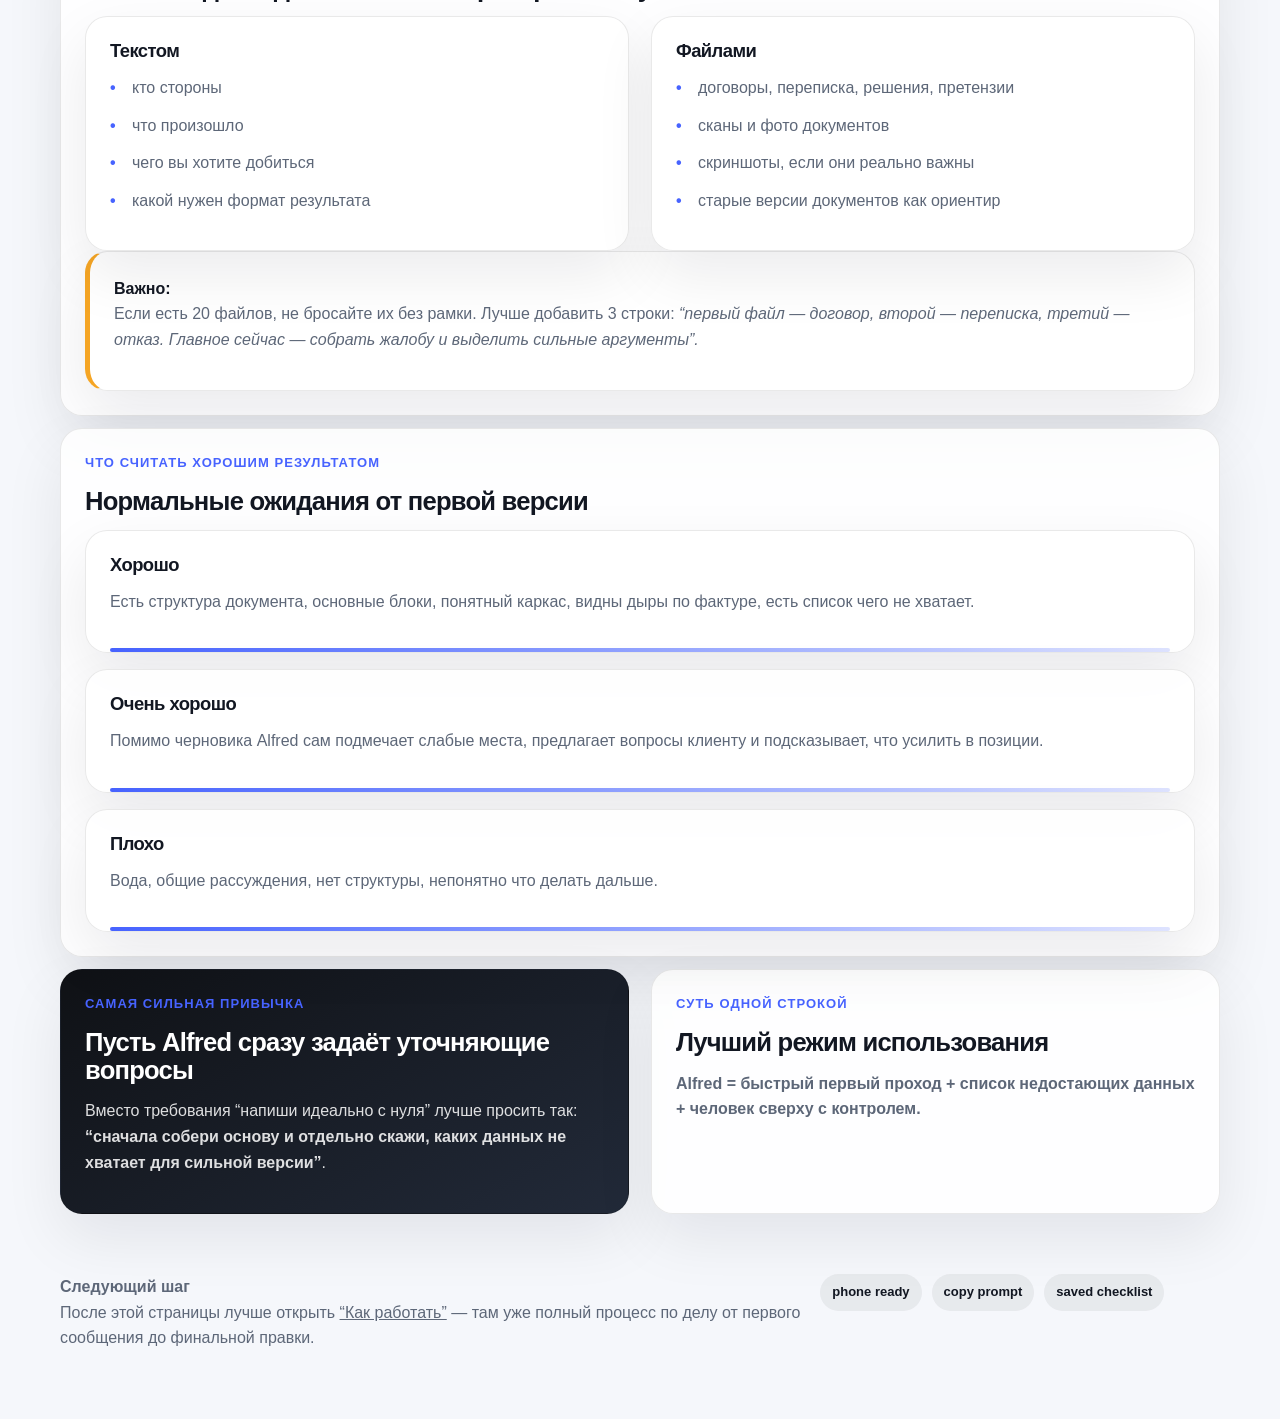
<file: guide.html>
<!DOCTYPE html>
<html lang="ru">
<head>
  <meta charset="UTF-8">
  <meta name="viewport" content="width=device-width, initial-scale=1.0">
  <meta name="description" content="Полный гайд по Alfred для мамы Димы: как начать, что отправлять, как формулировать задачи и чего ожидать.">
  <title>Полный гайд — Alfred</title>
  <link rel="stylesheet" href="assets/style.css">
</head>
<body>
  <div class="page-shell">
    <header class="site-header">
      <div class="header-inner">
        <a class="brand" href="index.html"><span class="brand-mark">A</span><span>Alfred <small>AI legal copilot</small></span></a>
        <button class="nav-toggle" data-nav-toggle aria-expanded="false">Меню</button>
        <nav class="site-nav" data-nav>
          <ul>
            <li><a href="index.html">Главная</a></li>
            <li><a href="guide.html" class="active">Гайд</a></li>
            <li><a href="workflow.html">Как работать</a></li>
            <li><a href="faq.html">FAQ</a></li>
            <li><a href="demo.html">Демо</a></li>
            <li><a href="marketing.html">Marketing</a></li>
          </ul>
        </nav>
      </div>
    </header>

    <main class="section">
      <div class="container">
        <div class="hero-card">
          <div class="eyebrow">Полный onboarding guide</div>
          <h1>Как пользоваться Alfred без боли и без ожидания “магии”.</h1>
          <p class="lead">Эта страница собрана так, чтобы мама Димы могла открыть её с телефона и сразу понять: что Alfred делает, как ему писать, какие документы отправлять и как выглядит нормальный рабочий процесс.</p>
          <div class="btn-row">
            <a class="btn btn-primary" href="#first-message">Что написать первым</a>
            <a class="btn btn-secondary" href="#checklist">Мини-чеклист старта</a>
          </div>
        </div>
      </div>

      <div class="container section-tight">
        <div class="note success">
          <strong>Главная рамка:</strong>
          <p>Alfred нужен не для того, чтобы “вместо вас всё сделать и отправить”. Он нужен, чтобы быстрее собрать первую рабочую версию, разложить материалы и сэкономить часы рутины.</p>
        </div>
      </div>

      <div class="container section-tight" id="checklist">
        <div class="checklist">
          <div class="eyebrow">Чеклист перед первым нормальным кейсом</div>
          <h2>Отметьте по мере готовности</h2>
          <label class="checklist-item"><input id="c1" type="checkbox" data-check><span><strong>Я понимаю, что Alfred — это черновик-ускоритель</strong><br><span class="small">Он экономит время на старте, а не отменяет финальную проверку.</span></span></label>
          <label class="checklist-item"><input id="c2" type="checkbox" data-check><span><strong>Я выбрала один типовой кейс для теста</strong><br><span class="small">Не самый сложный и не самый рискованный.</span></span></label>
          <label class="checklist-item"><input id="c3" type="checkbox" data-check><span><strong>Я готова отправить краткую фактуру и документы</strong><br><span class="small">Чем понятнее вход, тем полезнее первая версия.</span></span></label>
          <label class="checklist-item"><input id="c4" type="checkbox" data-check><span><strong>Я не жду, что текст можно слепо отправлять без проверки</strong><br><span class="small">Контроль и ответственность остаются у человека.</span></span></label>
        </div>
      </div>

      <div class="container section-tight" id="first-message">
        <div class="two-col">
          <div class="card">
            <div class="eyebrow">Первое нормальное сообщение</div>
            <h2>Что лучше всего написать Alfred</h2>
            <p>Рабочая формула простая: <strong>кто / что случилось / что нужно получить / что приложено</strong>.</p>
            <div class="copy-box">
              <div class="copy-snippet" id="firstPrompt">У меня такой кейс: [коротко 3–6 предложений].
Нужно получить: [жалобу / претензию / иск / ходатайство / список вопросов / разбор материалов].
Вот документы и фактура: [что приложено].
Сделай первую рабочую версию и отдельно напиши, каких данных тебе не хватает.</div>
              <button class="btn btn-secondary copy-btn" data-copy="firstPrompt">Скопировать шаблон</button>
            </div>
          </div>
          <div class="card">
            <div class="eyebrow">Неудачный способ</div>
            <h2>Что писать хуже всего</h2>
            <ul class="clean">
              <li>“сделай всё сама”</li>
              <li>“там в документах всё есть, разберись”</li>
              <li>слишком общую задачу без цели результата</li>
              <li>большую кучу файлов без пояснения, что важно</li>
            </ul>
            <p class="small">Если вход мутный, выход почти всегда будет слабее, чем мог бы быть.</p>
          </div>
        </div>
      </div>

      <div class="container section-tight">
        <div class="card">
          <div class="eyebrow">Что лучше отправлять</div>
          <h2>Какие входные данные Alfred переваривает лучше всего</h2>
          <div class="grid-2">
            <div class="feature-card">
              <h3>Текстом</h3>
              <ul class="clean">
                <li>кто стороны</li>
                <li>что произошло</li>
                <li>чего вы хотите добиться</li>
                <li>какой нужен формат результата</li>
              </ul>
            </div>
            <div class="feature-card">
              <h3>Файлами</h3>
              <ul class="clean">
                <li>договоры, переписка, решения, претензии</li>
                <li>сканы и фото документов</li>
                <li>скриншоты, если они реально важны</li>
                <li>старые версии документов как ориентир</li>
              </ul>
            </div>
          </div>
          <div class="note warning">
            <strong>Важно:</strong>
            <p>Если есть 20 файлов, не бросайте их без рамки. Лучше добавить 3 строки: <em>“первый файл — договор, второй — переписка, третий — отказ. Главное сейчас — собрать жалобу и выделить сильные аргументы”.</em></p>
          </div>
        </div>
      </div>

      <div class="container section-tight">
        <div class="card">
          <div class="eyebrow">Что считать хорошим результатом</div>
          <h2>Нормальные ожидания от первой версии</h2>
          <div class="timeline">
            <div class="timeline-item"><h3>Хорошо</h3><p>Есть структура документа, основные блоки, понятный каркас, видны дыры по фактуре, есть список чего не хватает.</p></div>
            <div class="timeline-item"><h3>Очень хорошо</h3><p>Помимо черновика Alfred сам подмечает слабые места, предлагает вопросы клиенту и подсказывает, что усилить в позиции.</p></div>
            <div class="timeline-item"><h3>Плохо</h3><p>Вода, общие рассуждения, нет структуры, непонятно что делать дальше.</p></div>
          </div>
        </div>
      </div>

      <div class="container section-tight">
        <div class="two-col">
          <div class="cta-panel cta-panel--dark">
            <div class="eyebrow">Самая сильная привычка</div>
            <h2>Пусть Alfred сразу задаёт уточняющие вопросы</h2>
            <p>Вместо требования “напиши идеально с нуля” лучше просить так: <strong>“сначала собери основу и отдельно скажи, каких данных не хватает для сильной версии”</strong>.</p>
          </div>
          <div class="quote">
            <div class="eyebrow">Суть одной строкой</div>
            <h2>Лучший режим использования</h2>
            <p><strong>Alfred = быстрый первый проход + список недостающих данных + человек сверху с контролем.</strong></p>
          </div>
        </div>
      </div>
    </main>

    <footer class="footer">
      <div class="container footer-grid">
        <div><strong>Следующий шаг</strong><p>После этой страницы лучше открыть <a href="workflow.html">“Как работать”</a> — там уже полный процесс по делу от первого сообщения до финальной правки.</p></div>
        <div class="pill-row"><span class="pill">phone ready</span><span class="pill">copy prompt</span><span class="pill">saved checklist</span></div>
      </div>
    </footer>
  </div>
  <script src="assets/app.js"></script>
</body>
</html>
</file>
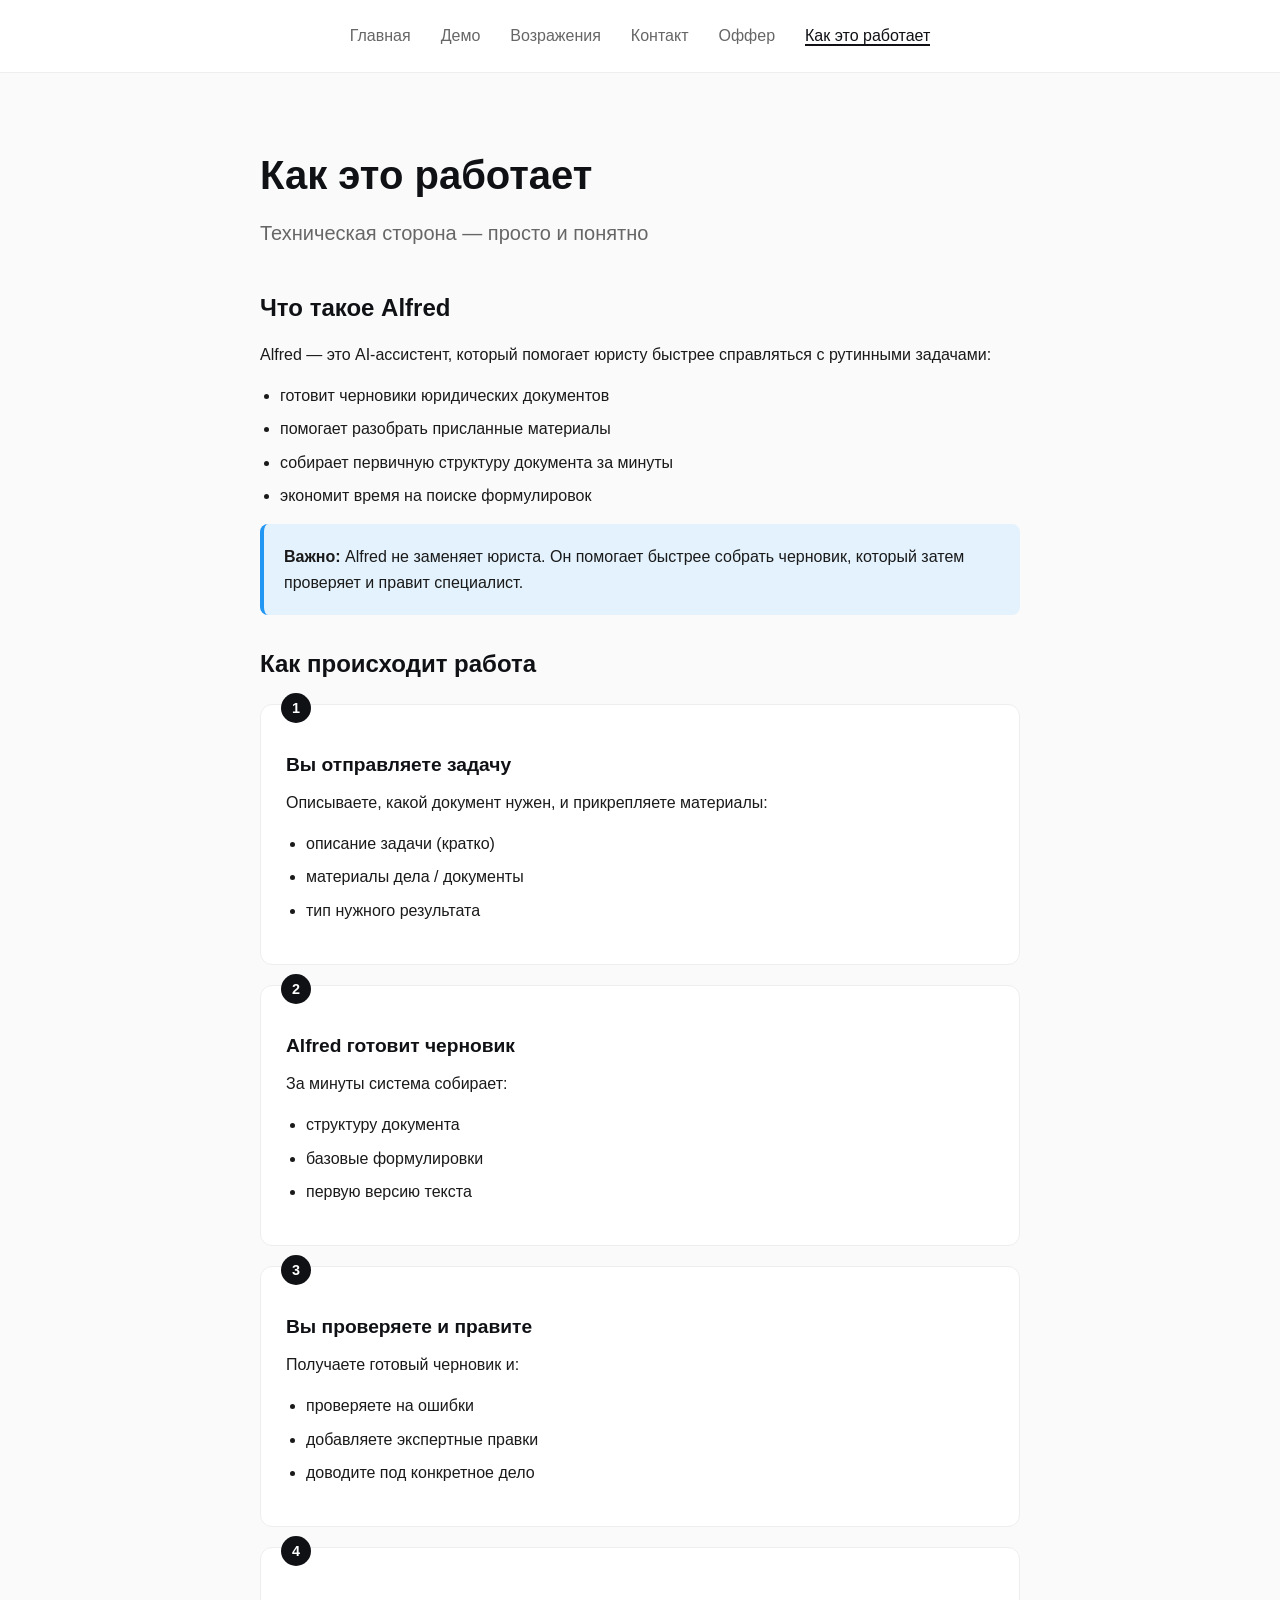
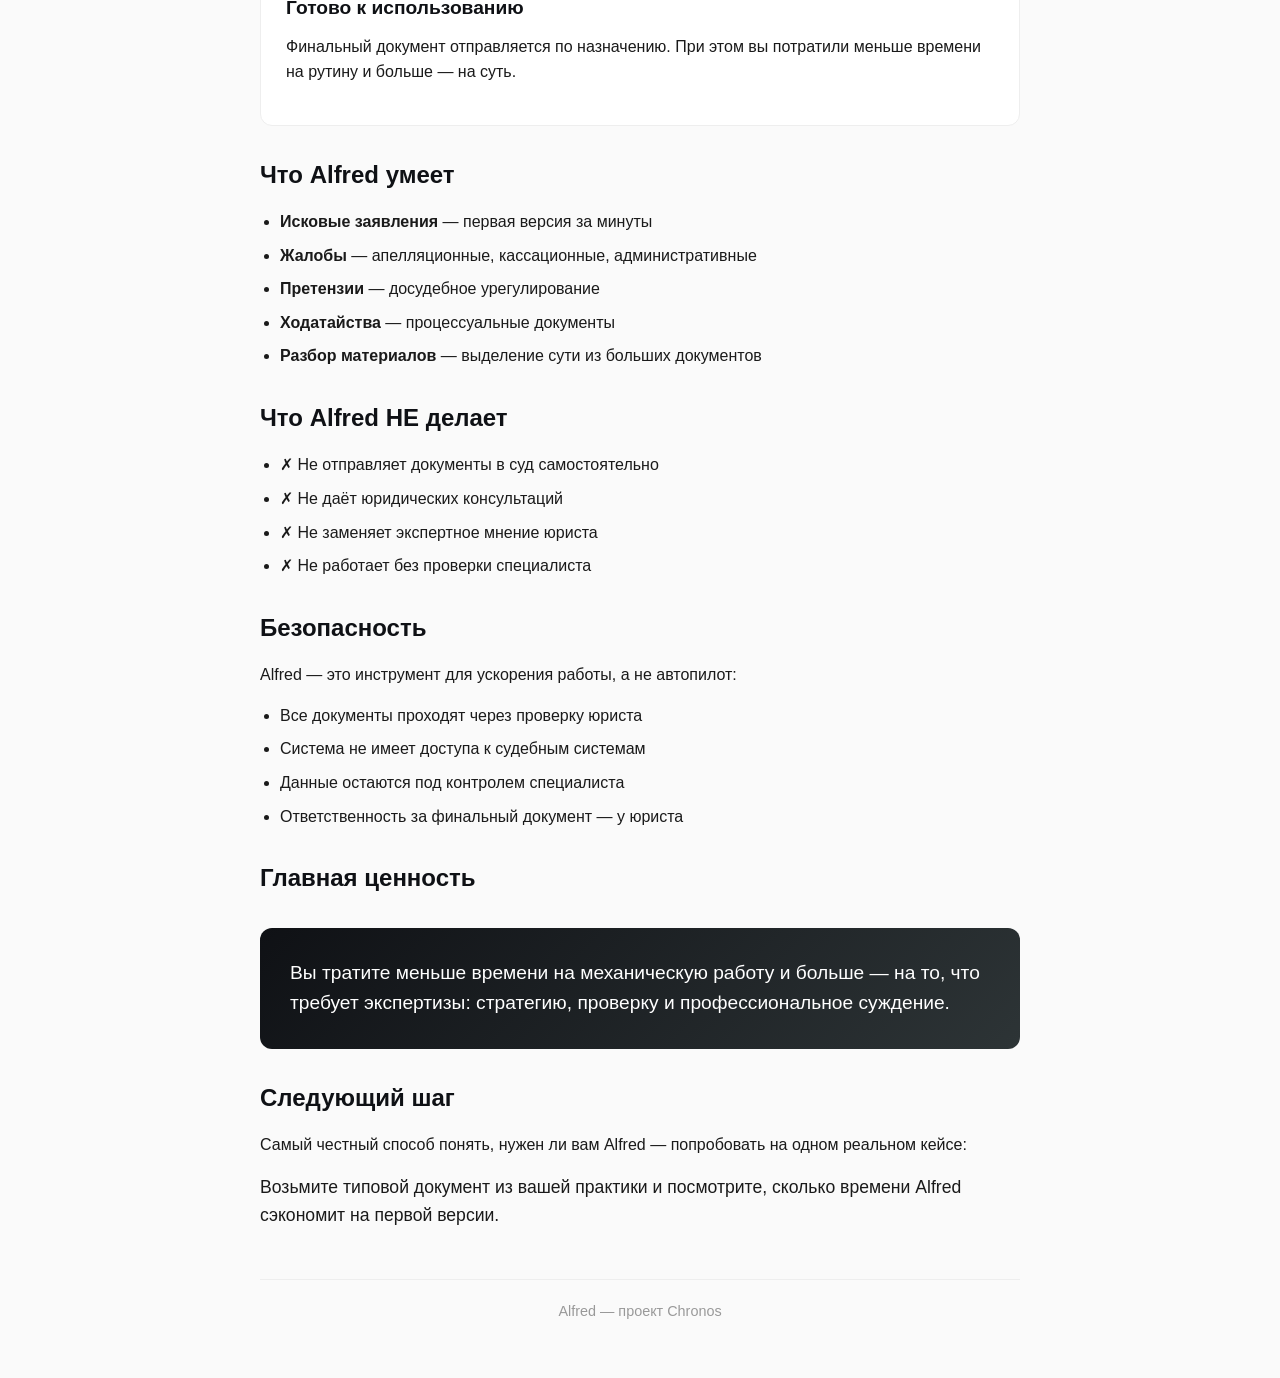
<file: how-it-works.html>
<!DOCTYPE html>
<html lang="ru">
<head>
    <meta charset="UTF-8">
    <meta name="viewport" content="width=device-width, initial-scale=1.0">
    <title>Как это работает — Alfred</title>
    <style>
        * { margin: 0; padding: 0; box-sizing: border-box; }
        body { font-family: -apple-system, BlinkMacSystemFont, 'Segoe UI', Roboto, sans-serif; line-height: 1.6; color: #1a1a1a; background: #fafafa; }
        .container { max-width: 800px; margin: 0 auto; padding: 40px 20px; }
        h1 { font-size: 2.5rem; margin-bottom: 10px; color: #0f1115; }
        .subtitle { font-size: 1.25rem; color: #666; margin-bottom: 40px; }
        h2 { font-size: 1.5rem; margin: 30px 0 15px; color: #0f1115; }
        h3 { font-size: 1.2rem; margin: 20px 0 10px; color: #0f1115; }
        p { margin-bottom: 15px; }
        .step { background: #fff; padding: 25px; border-radius: 12px; margin: 20px 0; border: 1px solid #eee; position: relative; }
        .step-num { position: absolute; top: -12px; left: 20px; background: #0f1115; color: white; width: 30px; height: 30px; border-radius: 50%; text-align: center; line-height: 30px; font-weight: bold; font-size: 0.9rem; }
        .highlight { background: linear-gradient(135deg, #0f1115 0%, #2d3436 100%); color: white; padding: 30px; border-radius: 12px; margin: 30px 0; }
        .highlight p { color: #fff; font-size: 1.2rem; margin: 0; }
        ul { margin: 15px 0 15px 20px; }
        li { margin: 8px 0; }
        .footer { text-align: center; margin-top: 50px; padding-top: 20px; border-top: 1px solid #eee; color: #999; font-size: 0.9rem; }
        nav { background: #fff; border-bottom: 1px solid #eee; padding: 15px 0; margin-bottom: 30px; }
        nav ul { list-style: none; margin: 0; padding: 0; display: flex; justify-content: center; gap: 30px; flex-wrap: wrap; }
        nav a { text-decoration: none; color: #666; font-weight: 500; transition: color 0.2s; }
        nav a:hover { color: #0f1115; }
        nav a.active { color: #0f1115; border-bottom: 2px solid #0f1115; }
        .what { background: #e3f2fd; padding: 20px; border-radius: 8px; margin: 15px 0; border-left: 4px solid #2196f3; }
    </style>
</head>
<body>
    <nav>
        <ul>
            <li><a href="index.html">Главная</a></li>
            <li><a href="demo.html">Демо</a></li>
            <li><a href="objections.html">Возражения</a></li>
            <li><a href="follow-up.html">Контакт</a></li>
            <li><a href="offer.html">Оффер</a></li>
            <li><a href="how-it-works.html" class="active">Как это работает</a></li>
        </ul>
    </nav>
    <div class="container">
        <h1>Как это работает</h1>
        <p class="subtitle">Техническая сторона — просто и понятно</p>

        <h2>Что такое Alfred</h2>
        <p>Alfred — это AI-ассистент, который помогает юристу быстрее справляться с рутинными задачами:</p>
        <ul>
            <li>готовит черновики юридических документов</li>
            <li>помогает разобрать присланные материалы</li>
            <li>собирает первичную структуру документа за минуты</li>
            <li>экономит время на поиске формулировок</li>
        </ul>

        <div class="what">
            <strong>Важно:</strong> Alfred не заменяет юриста. Он помогает быстрее собрать черновик, который затем проверяет и правит специалист.
        </div>

        <h2>Как происходит работа</h2>

        <div class="step">
            <span class="step-num">1</span>
            <h3>Вы отправляете задачу</h3>
            <p>Описываете, какой документ нужен, и прикрепляете материалы:</p>
            <ul>
                <li>описание задачи (кратко)</li>
                <li>материалы дела / документы</li>
                <li>тип нужного результата</li>
            </ul>
        </div>

        <div class="step">
            <span class="step-num">2</span>
            <h3>Alfred готовит черновик</h3>
            <p>За минуты система собирает:</p>
            <ul>
                <li>структуру документа</li>
                <li>базовые формулировки</li>
                <li>первую версию текста</li>
            </ul>
        </div>

        <div class="step">
            <span class="step-num">3</span>
            <h3>Вы проверяете и правите</h3>
            <p>Получаете готовый черновик и:</p>
            <ul>
                <li>проверяете на ошибки</li>
                <li>добавляете экспертные правки</li>
                <li>доводите под конкретное дело</li>
            </ul>
        </div>

        <div class="step">
            <span class="step-num">4</span>
            <h3>Готово к использованию</h3>
            <p>Финальный документ отправляется по назначению. При этом вы потратили меньше времени на рутину и больше — на суть.</p>
        </div>

        <h2>Что Alfred умеет</h2>
        <ul>
            <li><strong>Исковые заявления</strong> — первая версия за минуты</li>
            <li><strong>Жалобы</strong> — апелляционные, кассационные, административные</li>
            <li><strong>Претензии</strong> — досудебное урегулирование</li>
            <li><strong>Ходатайства</strong> — процессуальные документы</li>
            <li><strong>Разбор материалов</strong> — выделение сути из больших документов</li>
        </ul>

        <h2>Что Alfred НЕ делает</h2>
        <ul>
            <li>✗ Не отправляет документы в суд самостоятельно</li>
            <li>✗ Не даёт юридических консультаций</li>
            <li>✗ Не заменяет экспертное мнение юриста</li>
            <li>✗ Не работает без проверки специалиста</li>
        </ul>

        <h2>Безопасность</h2>
        <p>Alfred — это инструмент для ускорения работы, а не автопилот:</p>
        <ul>
            <li>Все документы проходят через проверку юриста</li>
            <li>Система не имеет доступа к судебным системам</li>
            <li>Данные остаются под контролем специалиста</li>
            <li>Ответственность за финальный документ — у юриста</li>
        </ul>

        <h2>Главная ценность</h2>
        <div class="highlight">
            <p>Вы тратите меньше времени на механическую работу и больше — на то, что требует экспертизы: стратегию, проверку и профессиональное суждение.</p>
        </div>

        <h2>Следующий шаг</h2>
        <p>Самый честный способ понять, нужен ли вам Alfred — попробовать на одном реальном кейсе:</p>
        <p style="font-size: 1.1rem; font-weight: 500;">Возьмите типовой документ из вашей практики и посмотрите, сколько времени Alfred сэкономит на первой версии.</p>

        <div class="footer">
            <p>Alfred — проект Chronos</p>
        </div>
    </div>
</body>
</html>
</file>
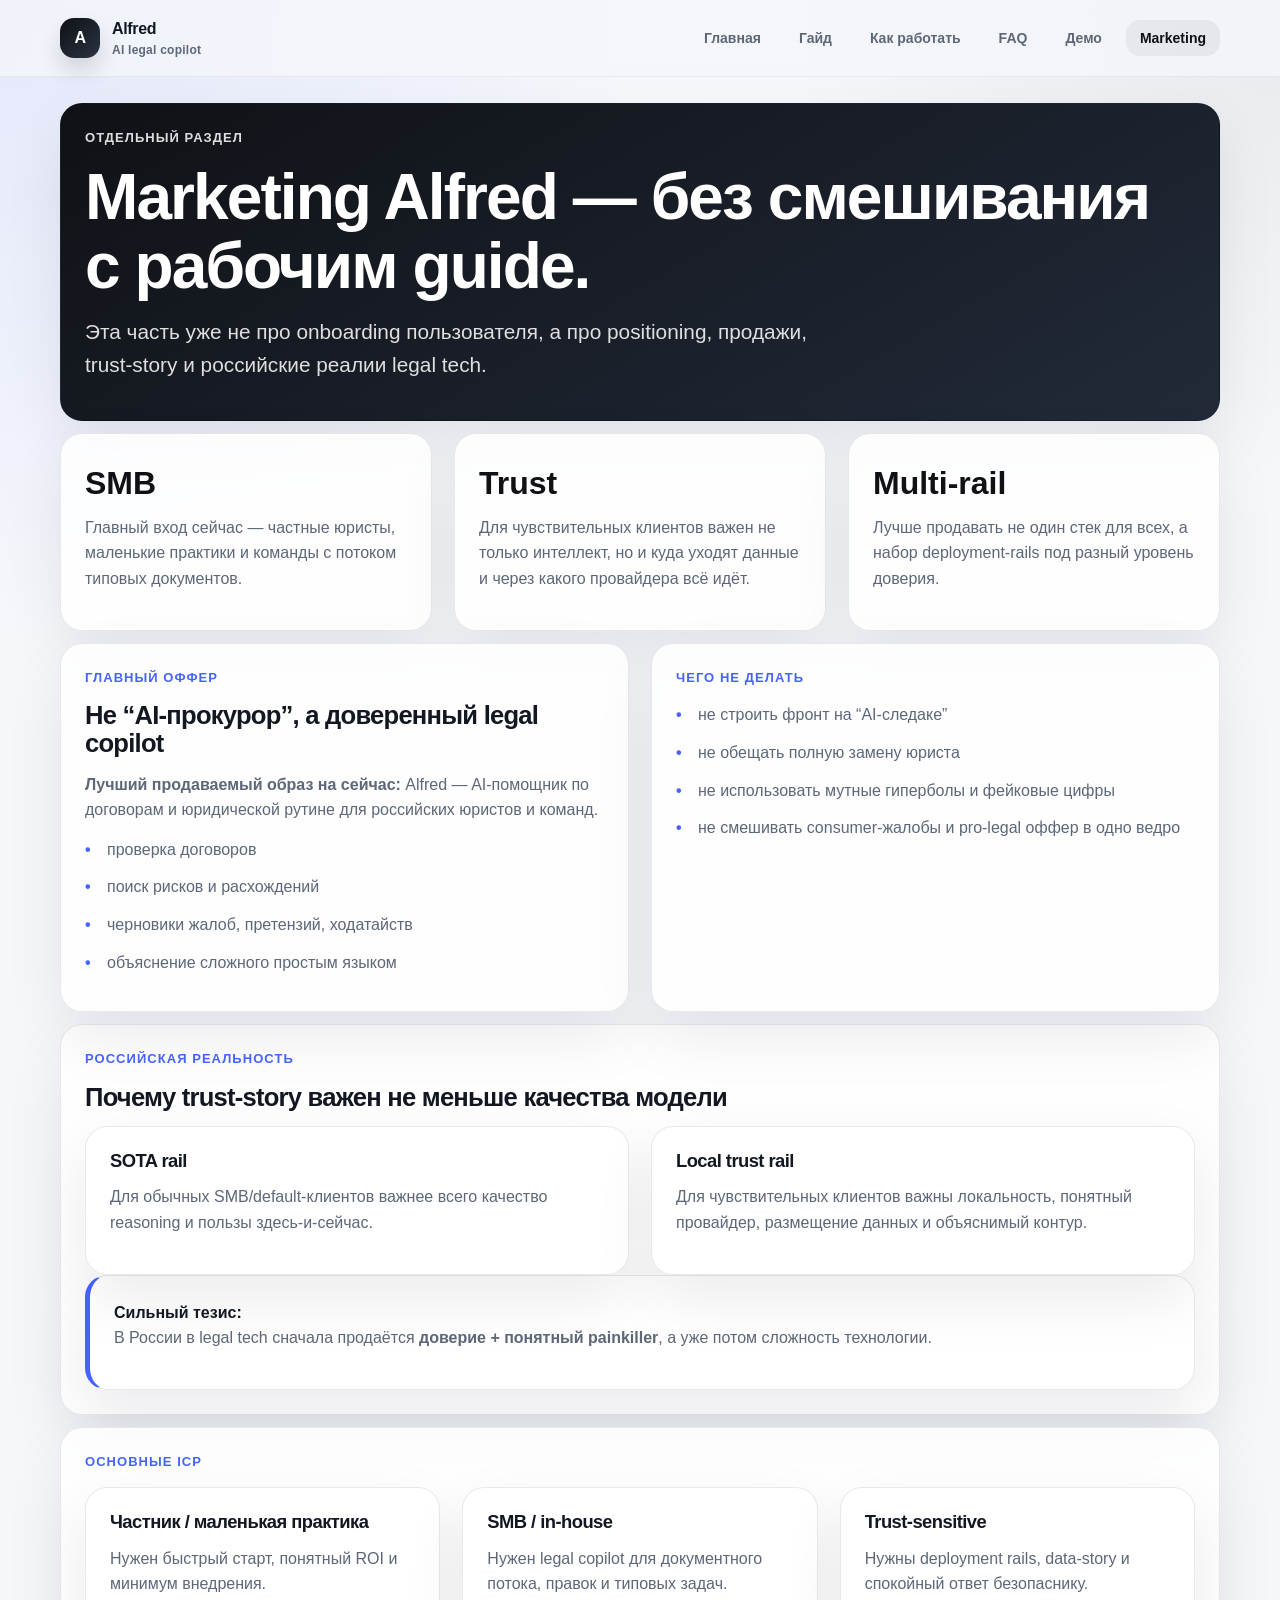
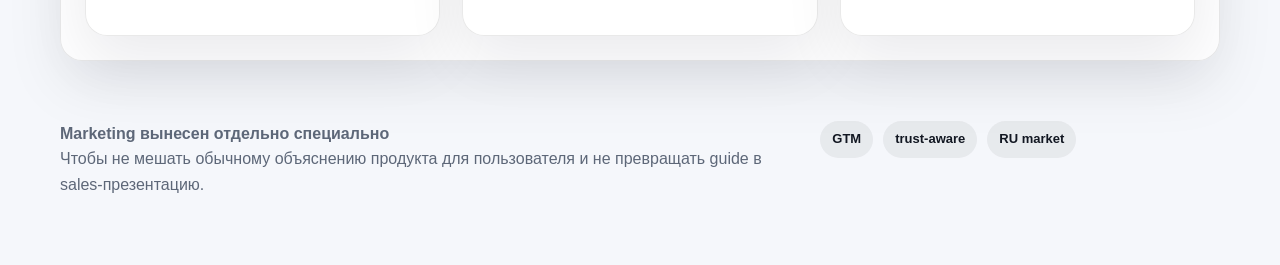
<file: marketing.html>
<!DOCTYPE html>
<html lang="ru">
<head>
  <meta charset="UTF-8">
  <meta name="viewport" content="width=device-width, initial-scale=1.0">
  <meta name="description" content="Отдельный marketing-раздел Alfred: позиционирование, ICP, trust-rail и российские реалии.">
  <title>Marketing — Alfred</title>
  <link rel="stylesheet" href="assets/style.css">
</head>
<body>
  <div class="page-shell">
    <header class="site-header">
      <div class="header-inner">
        <a class="brand" href="index.html"><span class="brand-mark">A</span><span>Alfred <small>AI legal copilot</small></span></a>
        <button class="nav-toggle" data-nav-toggle aria-expanded="false">Меню</button>
        <nav class="site-nav" data-nav>
          <ul>
            <li><a href="index.html">Главная</a></li>
            <li><a href="guide.html">Гайд</a></li>
            <li><a href="workflow.html">Как работать</a></li>
            <li><a href="faq.html">FAQ</a></li>
            <li><a href="demo.html">Демо</a></li>
            <li><a href="marketing.html" class="active">Marketing</a></li>
          </ul>
        </nav>
      </div>
    </header>

    <main class="section">
      <div class="container">
        <div class="hero-card hero-card--dark">
          <div class="eyebrow">Отдельный раздел</div>
          <h1>Marketing Alfred — без смешивания с рабочим guide.</h1>
          <p class="lead">Эта часть уже не про onboarding пользователя, а про positioning, продажи, trust-story и российские реалии legal tech.</p>
        </div>
      </div>

      <div class="container section-tight grid-3">
        <div class="stat-card"><strong>SMB</strong><p>Главный вход сейчас — частные юристы, маленькие практики и команды с потоком типовых документов.</p></div>
        <div class="stat-card"><strong>Trust</strong><p>Для чувствительных клиентов важен не только интеллект, но и куда уходят данные и через какого провайдера всё идёт.</p></div>
        <div class="stat-card"><strong>Multi-rail</strong><p>Лучше продавать не один стек для всех, а набор deployment-rails под разный уровень доверия.</p></div>
      </div>

      <div class="container section-tight two-col">
        <div class="card">
          <div class="eyebrow">Главный оффер</div>
          <h2>Не “AI-прокурор”, а доверенный legal copilot</h2>
          <p><strong>Лучший продаваемый образ на сейчас:</strong> Alfred — AI-помощник по договорам и юридической рутине для российских юристов и команд.</p>
          <ul class="clean">
            <li>проверка договоров</li>
            <li>поиск рисков и расхождений</li>
            <li>черновики жалоб, претензий, ходатайств</li>
            <li>объяснение сложного простым языком</li>
          </ul>
        </div>
        <div class="card">
          <div class="eyebrow">Чего не делать</div>
          <ul class="clean">
            <li>не строить фронт на “AI-следаке”</li>
            <li>не обещать полную замену юриста</li>
            <li>не использовать мутные гиперболы и фейковые цифры</li>
            <li>не смешивать consumer-жалобы и pro-legal оффер в одно ведро</li>
          </ul>
        </div>
      </div>

      <div class="container section-tight">
        <div class="card">
          <div class="eyebrow">Российская реальность</div>
          <h2>Почему trust-story важен не меньше качества модели</h2>
          <div class="grid-2">
            <div class="feature-card">
              <h3>SOTA rail</h3>
              <p>Для обычных SMB/default-клиентов важнее всего качество reasoning и пользы здесь-и-сейчас.</p>
            </div>
            <div class="feature-card">
              <h3>Local trust rail</h3>
              <p>Для чувствительных клиентов важны локальность, понятный провайдер, размещение данных и объяснимый контур.</p>
            </div>
          </div>
          <div class="note">
            <strong>Сильный тезис:</strong>
            <p>В России в legal tech сначала продаётся <strong>доверие + понятный painkiller</strong>, а уже потом сложность технологии.</p>
          </div>
        </div>
      </div>

      <div class="container section-tight">
        <div class="card">
          <div class="eyebrow">Основные ICP</div>
          <div class="grid-3">
            <div class="feature-card"><h3>Частник / маленькая практика</h3><p>Нужен быстрый старт, понятный ROI и минимум внедрения.</p></div>
            <div class="feature-card"><h3>SMB / in-house</h3><p>Нужен legal copilot для документного потока, правок и типовых задач.</p></div>
            <div class="feature-card"><h3>Trust-sensitive</h3><p>Нужны deployment rails, data-story и спокойный ответ безопаснику.</p></div>
          </div>
        </div>
      </div>
    </main>

    <footer class="footer">
      <div class="container footer-grid">
        <div><strong>Marketing вынесен отдельно специально</strong><p>Чтобы не мешать обычному объяснению продукта для пользователя и не превращать guide в sales-презентацию.</p></div>
        <div class="pill-row"><span class="pill">GTM</span><span class="pill">trust-aware</span><span class="pill">RU market</span></div>
      </div>
    </footer>
  </div>
  <script src="assets/app.js"></script>
</body>
</html>
</file>
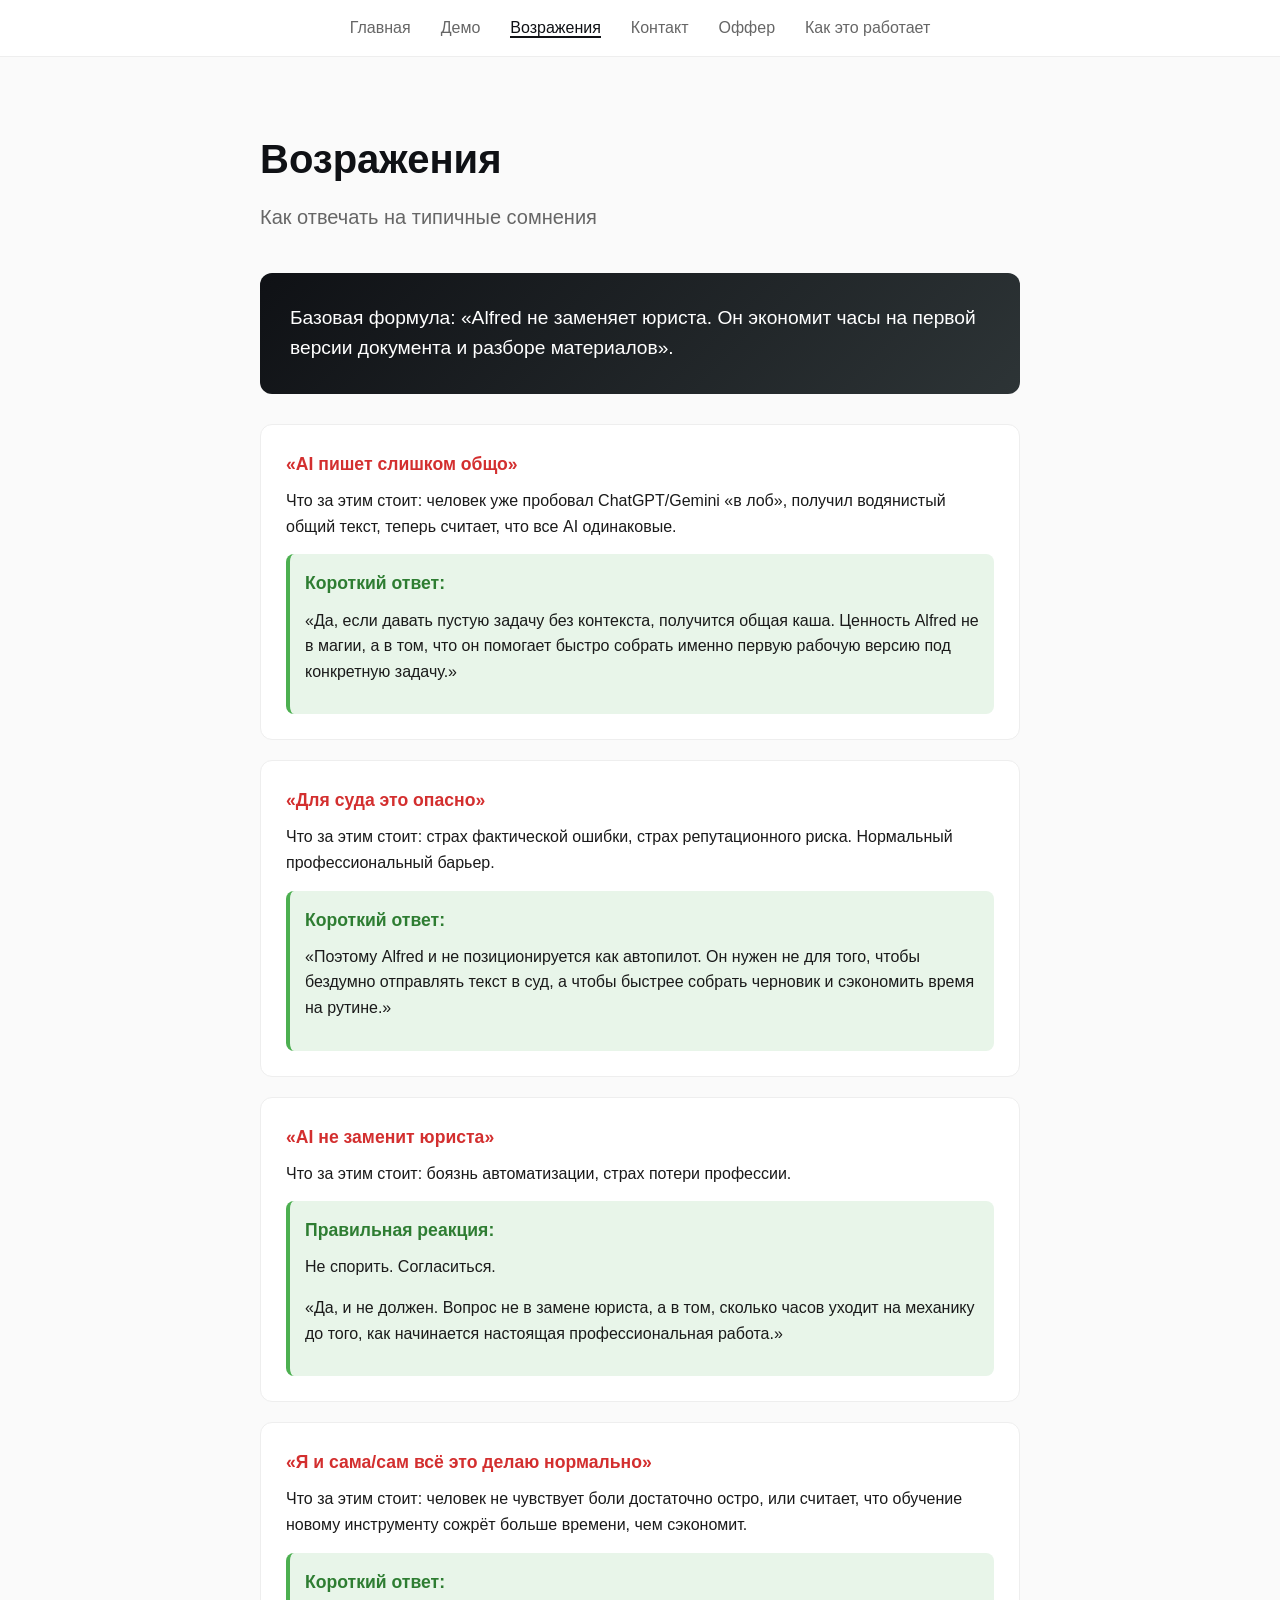
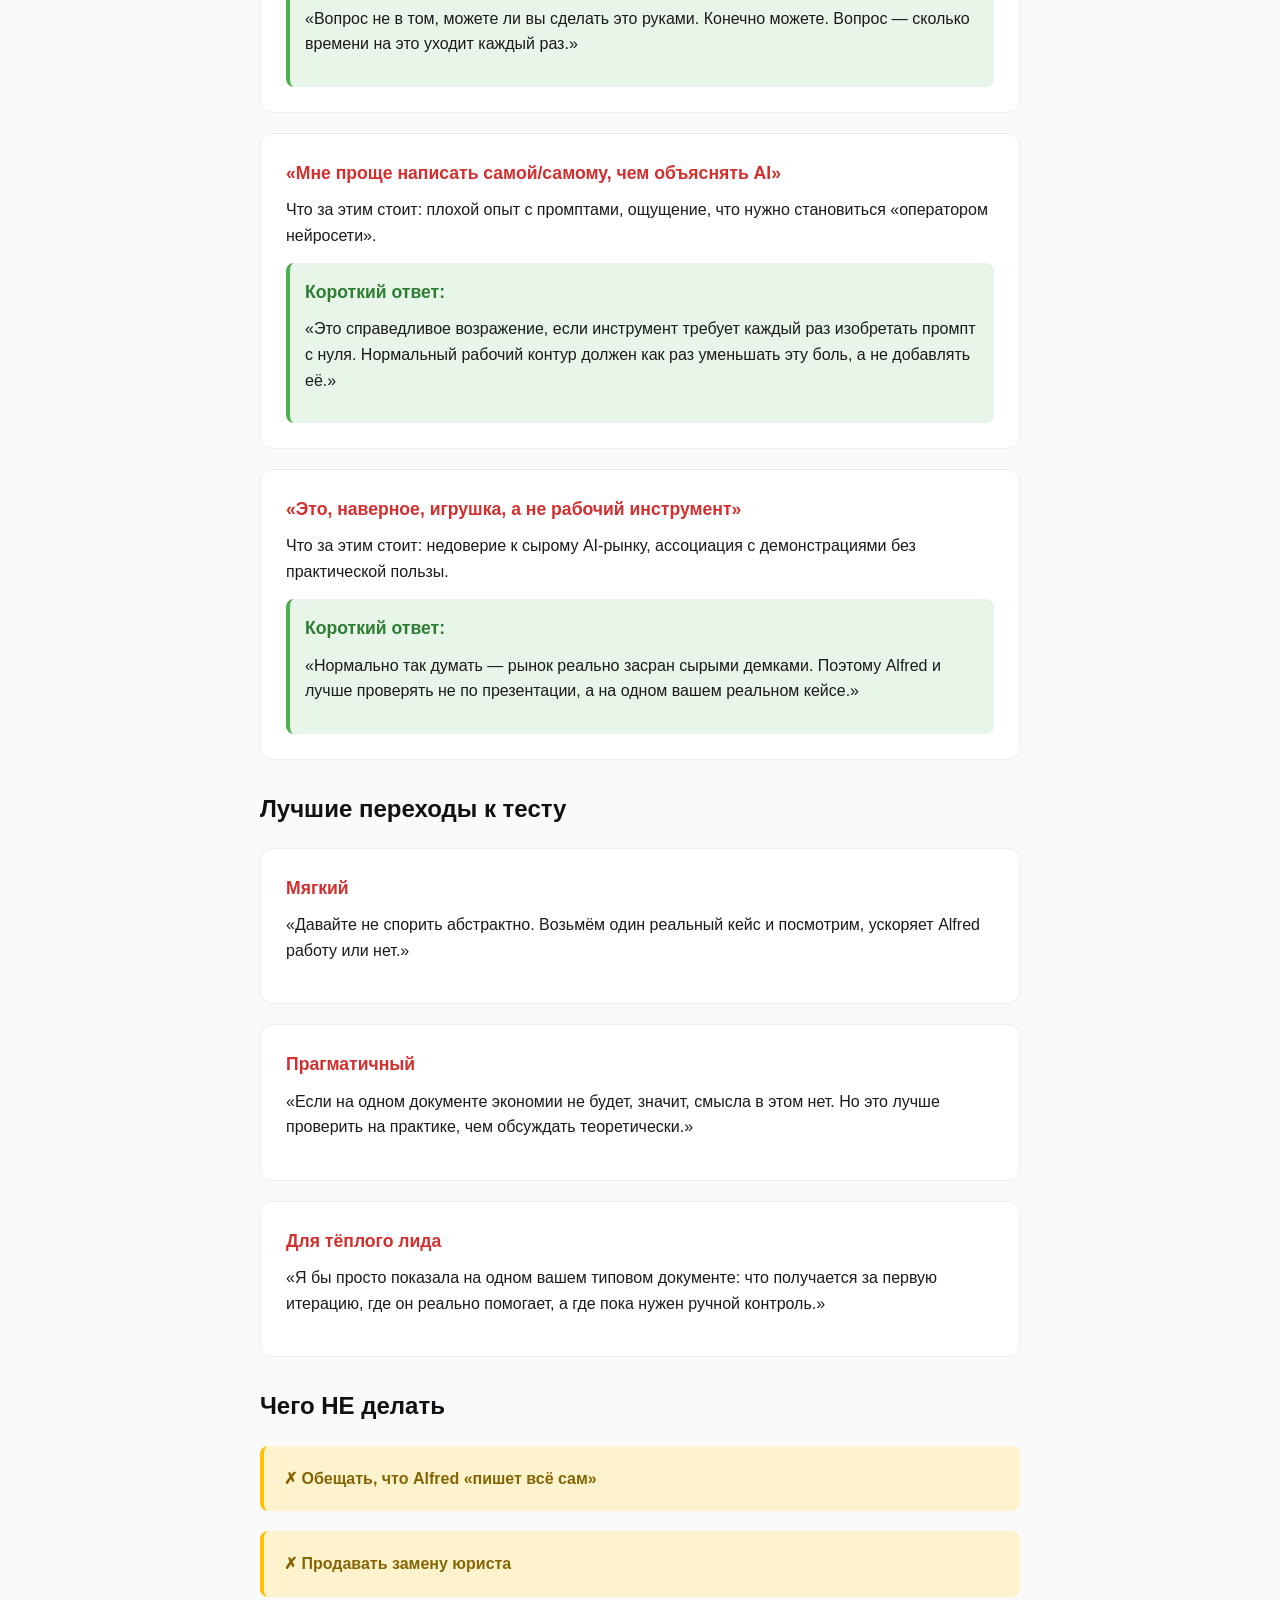
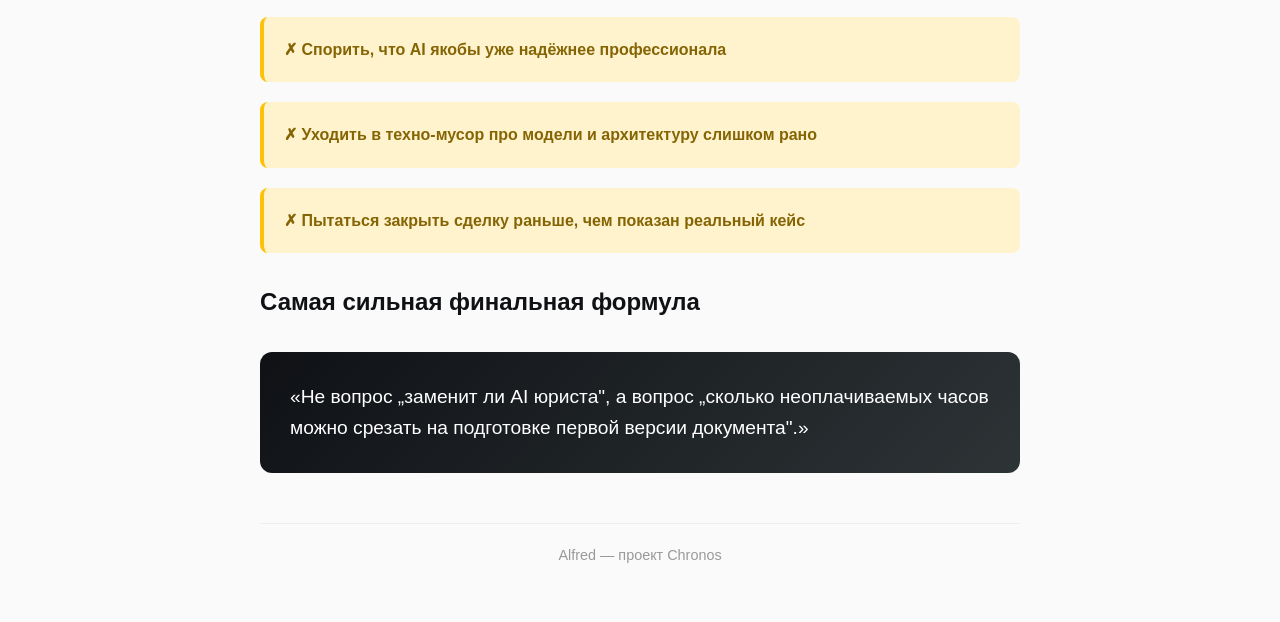
<file: objections.html>
<!DOCTYPE html>
<html lang="ru">
<head>
    <meta charset="UTF-8">
    <meta name="viewport" content="width=device-width, initial-scale=1.0">
    <title>Возражения — Alfred</title>
    <style>
        * { margin: 0; padding: 0; box-sizing: border-box; }
        body { font-family: -apple-system, BlinkMacSystemFont, 'Segoe UI', Roboto, sans-serif; line-height: 1.6; color: #1a1a1a; background: #fafafa; }
        .container { max-width: 800px; margin: 0 auto; padding: 40px 20px; }
        h1 { font-size: 2.5rem; margin-bottom: 10px; color: #0f1115; }
        .subtitle { font-size: 1.25rem; color: #666; margin-bottom: 40px; }
        h2 { font-size: 1.5rem; margin: 30px 0 15px; color: #0f1115; }
        h3 { font-size: 1.2rem; margin: 20px 0 10px; color: #0f1115; }
        p { margin-bottom: 15px; }
        .objection { background: #fff; padding: 25px; border-radius: 12px; margin: 20px 0; border: 1px solid #eee; }
        .objection strong { display: block; font-size: 1.1rem; color: #d32f2f; margin-bottom: 10px; }
        .answer { background: #e8f5e9; padding: 15px; border-radius: 8px; margin-top: 15px; border-left: 4px solid #4caf50; }
        .answer strong { color: #2e7d32; }
        .anti { background: #fff3cd; padding: 20px; border-radius: 8px; margin: 20px 0; border-left: 4px solid #ffc107; }
        .anti strong { color: #856404; }
        .highlight { background: linear-gradient(135deg, #0f1115 0%, #2d3436 100%); color: white; padding: 30px; border-radius: 12px; margin: 30px 0; }
        .highlight p { color: #fff; font-size: 1.2rem; margin: 0; }
        .footer { text-align: center; margin-top: 50px; padding-top: 20px; border-top: 1px solid #eee; color: #999; font-size: 0.9rem; }
        nav { background: #fff; border-bottom: 1px solid #eee; padding: 15px 0; margin-bottom: 30px; }
        nav ul { list-style: none; margin: 0; padding: 0; display: flex; justify-content: center; gap: 30px; flex-wrap: wrap; }
        nav a { text-decoration: none; color: #666; font-weight: 500; transition: color 0.2s; }
        nav a:hover { color: #0f1115; }
        nav a.active { color: #0f1115; border-bottom: 2px solid #0f1115; }
    </style>
</head>
<body>
    <nav>
        <ul>
            <li><a href="index.html">Главная</a></li>
            <li><a href="demo.html">Демо</a></li>
            <li><a href="objections.html" class="active">Возражения</a></li>
            <li><a href="follow-up.html">Контакт</a></li>
            <li><a href="offer.html">Оффер</a></li>
            <li><a href="how-it-works.html">Как это работает</a></li>
        </ul>
    </nav>
    <div class="container">
        <h1>Возражения</h1>
        <p class="subtitle">Как отвечать на типичные сомнения</p>

        <div class="highlight">
            <p>Базовая формула: «Alfred не заменяет юриста. Он экономит часы на первой версии документа и разборе материалов».</p>
        </div>

        <div class="objection">
            <strong>«AI пишет слишком общо»</strong>
            <p>Что за этим стоит: человек уже пробовал ChatGPT/Gemini «в лоб», получил водянистый общий текст, теперь считает, что все AI одинаковые.</p>
            <div class="answer">
                <strong>Короткий ответ:</strong>
                <p>«Да, если давать пустую задачу без контекста, получится общая каша. Ценность Alfred не в магии, а в том, что он помогает быстро собрать именно первую рабочую версию под конкретную задачу.»</p>
            </div>
        </div>

        <div class="objection">
            <strong>«Для суда это опасно»</strong>
            <p>Что за этим стоит: страх фактической ошибки, страх репутационного риска. Нормальный профессиональный барьер.</p>
            <div class="answer">
                <strong>Короткий ответ:</strong>
                <p>«Поэтому Alfred и не позиционируется как автопилот. Он нужен не для того, чтобы бездумно отправлять текст в суд, а чтобы быстрее собрать черновик и сэкономить время на рутине.»</p>
            </div>
        </div>

        <div class="objection">
            <strong>«AI не заменит юриста»</strong>
            <p>Что за этим стоит: боязнь автоматизации, страх потери профессии.</p>
            <div class="answer">
                <strong>Правильная реакция:</strong>
                <p>Не спорить. Согласиться.</p>
                <p>«Да, и не должен. Вопрос не в замене юриста, а в том, сколько часов уходит на механику до того, как начинается настоящая профессиональная работа.»</p>
            </div>
        </div>

        <div class="objection">
            <strong>«Я и сама/сам всё это делаю нормально»</strong>
            <p>Что за этим стоит: человек не чувствует боли достаточно остро, или считает, что обучение новому инструменту сожрёт больше времени, чем сэкономит.</p>
            <div class="answer">
                <strong>Короткий ответ:</strong>
                <p>«Вопрос не в том, можете ли вы сделать это руками. Конечно можете. Вопрос — сколько времени на это уходит каждый раз.»</p>
            </div>
        </div>

        <div class="objection">
            <strong>«Мне проще написать самой/самому, чем объяснять AI»</strong>
            <p>Что за этим стоит: плохой опыт с промптами, ощущение, что нужно становиться «оператором нейросети».</p>
            <div class="answer">
                <strong>Короткий ответ:</strong>
                <p>«Это справедливое возражение, если инструмент требует каждый раз изобретать промпт с нуля. Нормальный рабочий контур должен как раз уменьшать эту боль, а не добавлять её.»</p>
            </div>
        </div>

        <div class="objection">
            <strong>«Это, наверное, игрушка, а не рабочий инструмент»</strong>
            <p>Что за этим стоит: недоверие к сырому AI-рынку, ассоциация с демонстрациями без практической пользы.</p>
            <div class="answer">
                <strong>Короткий ответ:</strong>
                <p>«Нормально так думать — рынок реально засран сырыми демками. Поэтому Alfred и лучше проверять не по презентации, а на одном вашем реальном кейсе.»</p>
            </div>
        </div>

        <h2>Лучшие переходы к тесту</h2>

        <div class="objection">
            <strong>Мягкий</strong>
            <p>«Давайте не спорить абстрактно. Возьмём один реальный кейс и посмотрим, ускоряет Alfred работу или нет.»</p>
        </div>

        <div class="objection">
            <strong>Прагматичный</strong>
            <p>«Если на одном документе экономии не будет, значит, смысла в этом нет. Но это лучше проверить на практике, чем обсуждать теоретически.»</p>
        </div>

        <div class="objection">
            <strong>Для тёплого лида</strong>
            <p>«Я бы просто показала на одном вашем типовом документе: что получается за первую итерацию, где он реально помогает, а где пока нужен ручной контроль.»</p>
        </div>

        <h2>Чего НЕ делать</h2>
        <div class="anti">
            <strong>✗ Обещать, что Alfred «пишет всё сам»</strong>
        </div>
        <div class="anti">
            <strong>✗ Продавать замену юриста</strong>
        </div>
        <div class="anti">
            <strong>✗ Спорить, что AI якобы уже надёжнее профессионала</strong>
        </div>
        <div class="anti">
            <strong>✗ Уходить в техно-мусор про модели и архитектуру слишком рано</strong>
        </div>
        <div class="anti">
            <strong>✗ Пытаться закрыть сделку раньше, чем показан реальный кейс</strong>
        </div>

        <h2>Самая сильная финальная формула</h2>
        <div class="highlight">
            <p>«Не вопрос „заменит ли AI юриста", а вопрос „сколько неоплачиваемых часов можно срезать на подготовке первой версии документа".»</p>
        </div>

        <div class="footer">
            <p>Alfred — проект Chronos</p>
        </div>
    </div>
</body>
</html>
</file>
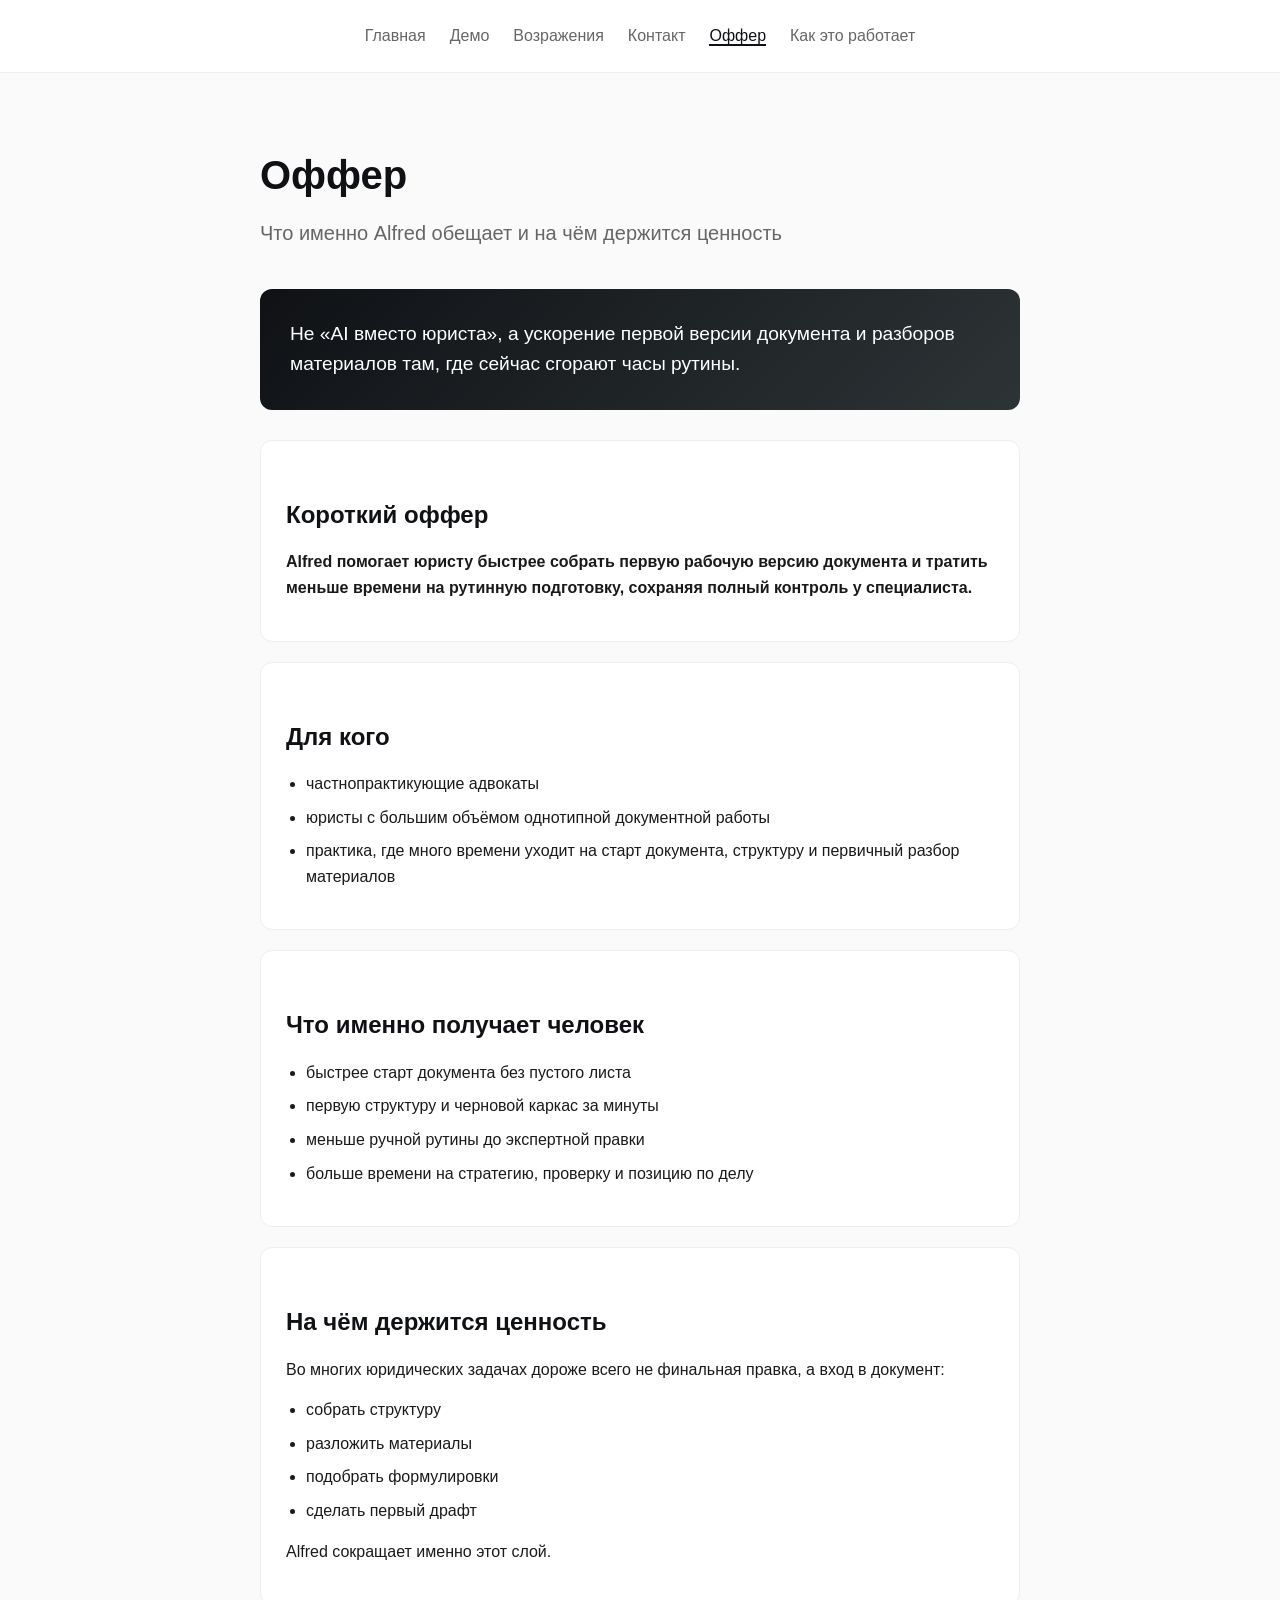
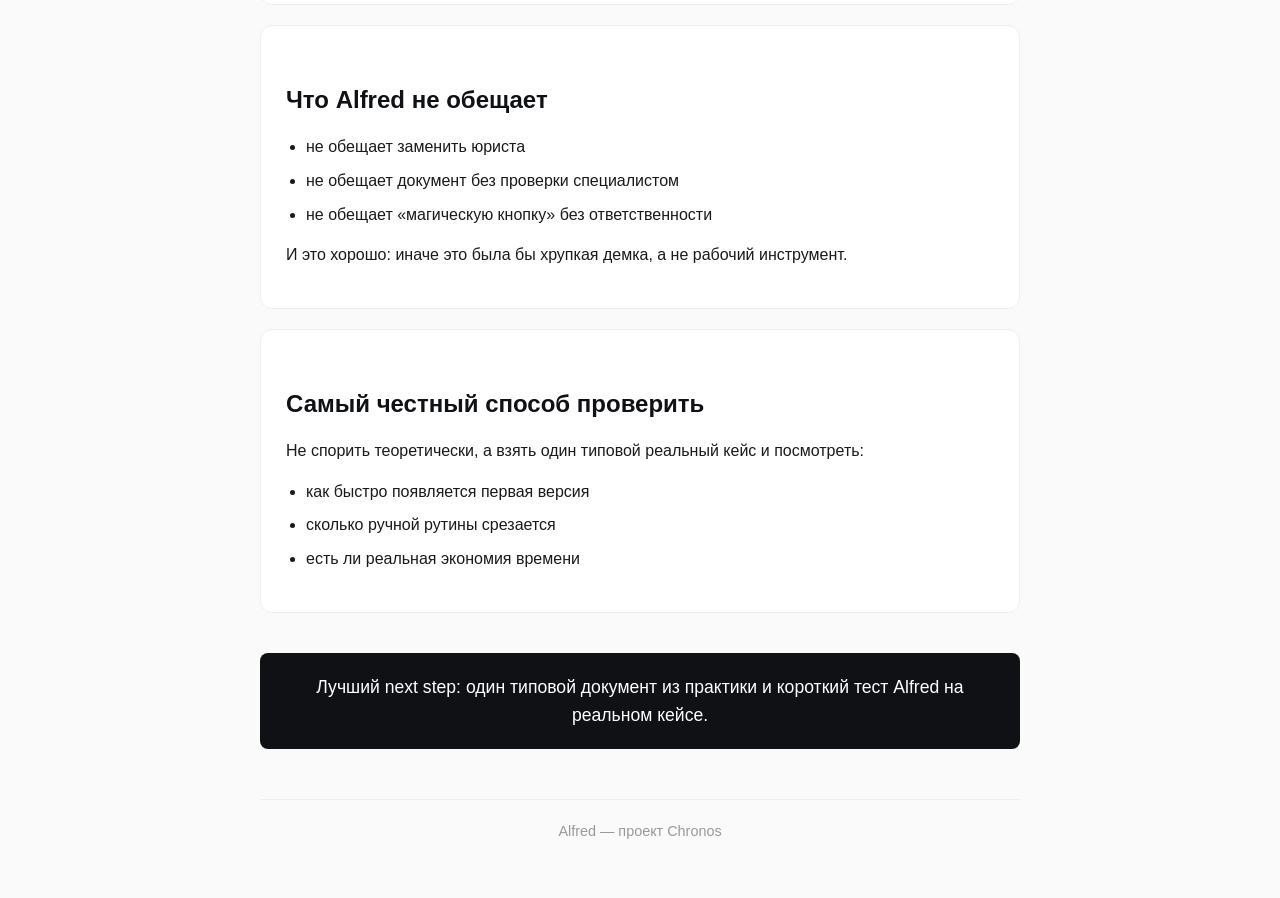
<file: offer.html>
<!DOCTYPE html>
<html lang="ru">
<head>
    <meta charset="UTF-8">
    <meta name="viewport" content="width=device-width, initial-scale=1.0">
    <title>Оффер — Alfred</title>
    <style>
        * { margin: 0; padding: 0; box-sizing: border-box; }
        body { font-family: -apple-system, BlinkMacSystemFont, 'Segoe UI', Roboto, sans-serif; line-height: 1.6; color: #1a1a1a; background: #fafafa; }
        .container { max-width: 800px; margin: 0 auto; padding: 40px 20px; }
        h1 { font-size: 2.5rem; margin-bottom: 10px; color: #0f1115; }
        .subtitle { font-size: 1.25rem; color: #666; margin-bottom: 40px; }
        h2 { font-size: 1.5rem; margin: 30px 0 15px; color: #0f1115; }
        p { margin-bottom: 15px; }
        .card { background: #fff; padding: 25px; border-radius: 12px; margin: 20px 0; border: 1px solid #eee; }
        .highlight { background: linear-gradient(135deg, #0f1115 0%, #2d3436 100%); color: white; padding: 30px; border-radius: 12px; margin: 30px 0; }
        .highlight p { color: #fff; font-size: 1.2rem; margin: 0; }
        ul { margin: 15px 0 15px 20px; }
        li { margin: 8px 0; }
        .cta { background: #0f1115; color: white; padding: 20px 30px; border-radius: 8px; text-align: center; margin: 40px 0; }
        .cta p { margin: 0; font-size: 1.1rem; }
        nav { background: #fff; border-bottom: 1px solid #eee; padding: 15px 0; margin-bottom: 30px; }
        nav ul { list-style: none; margin: 0; padding: 0; display: flex; justify-content: center; gap: 24px; flex-wrap: wrap; }
        nav a { text-decoration: none; color: #666; font-weight: 500; transition: color 0.2s; }
        nav a:hover { color: #0f1115; }
        nav a.active { color: #0f1115; border-bottom: 2px solid #0f1115; }
        .footer { text-align: center; margin-top: 50px; padding-top: 20px; border-top: 1px solid #eee; color: #999; font-size: 0.9rem; }
    </style>
</head>
<body>
    <nav>
        <ul>
            <li><a href="index.html">Главная</a></li>
            <li><a href="demo.html">Демо</a></li>
            <li><a href="objections.html">Возражения</a></li>
            <li><a href="follow-up.html">Контакт</a></li>
            <li><a href="offer.html" class="active">Оффер</a></li>
            <li><a href="how-it-works.html">Как это работает</a></li>
        </ul>
    </nav>
    <div class="container">
        <h1>Оффер</h1>
        <p class="subtitle">Что именно Alfred обещает и на чём держится ценность</p>

        <div class="highlight">
            <p>Не «AI вместо юриста», а ускорение первой версии документа и разборов материалов там, где сейчас сгорают часы рутины.</p>
        </div>

        <div class="card">
            <h2>Короткий оффер</h2>
            <p><strong>Alfred помогает юристу быстрее собрать первую рабочую версию документа и тратить меньше времени на рутинную подготовку, сохраняя полный контроль у специалиста.</strong></p>
        </div>

        <div class="card">
            <h2>Для кого</h2>
            <ul>
                <li>частнопрактикующие адвокаты</li>
                <li>юристы с большим объёмом однотипной документной работы</li>
                <li>практика, где много времени уходит на старт документа, структуру и первичный разбор материалов</li>
            </ul>
        </div>

        <div class="card">
            <h2>Что именно получает человек</h2>
            <ul>
                <li>быстрее старт документа без пустого листа</li>
                <li>первую структуру и черновой каркас за минуты</li>
                <li>меньше ручной рутины до экспертной правки</li>
                <li>больше времени на стратегию, проверку и позицию по делу</li>
            </ul>
        </div>

        <div class="card">
            <h2>На чём держится ценность</h2>
            <p>Во многих юридических задачах дороже всего не финальная правка, а вход в документ:</p>
            <ul>
                <li>собрать структуру</li>
                <li>разложить материалы</li>
                <li>подобрать формулировки</li>
                <li>сделать первый драфт</li>
            </ul>
            <p>Alfred сокращает именно этот слой.</p>
        </div>

        <div class="card">
            <h2>Что Alfred не обещает</h2>
            <ul>
                <li>не обещает заменить юриста</li>
                <li>не обещает документ без проверки специалистом</li>
                <li>не обещает «магическую кнопку» без ответственности</li>
            </ul>
            <p>И это хорошо: иначе это была бы хрупкая демка, а не рабочий инструмент.</p>
        </div>

        <div class="card">
            <h2>Самый честный способ проверить</h2>
            <p>Не спорить теоретически, а взять один типовой реальный кейс и посмотреть:</p>
            <ul>
                <li>как быстро появляется первая версия</li>
                <li>сколько ручной рутины срезается</li>
                <li>есть ли реальная экономия времени</li>
            </ul>
        </div>

        <div class="cta">
            <p>Лучший next step: один типовой документ из практики и короткий тест Alfred на реальном кейсе.</p>
        </div>

        <div class="footer">
            <p>Alfred — проект Chronos</p>
        </div>
    </div>
</body>
</html>
</file>
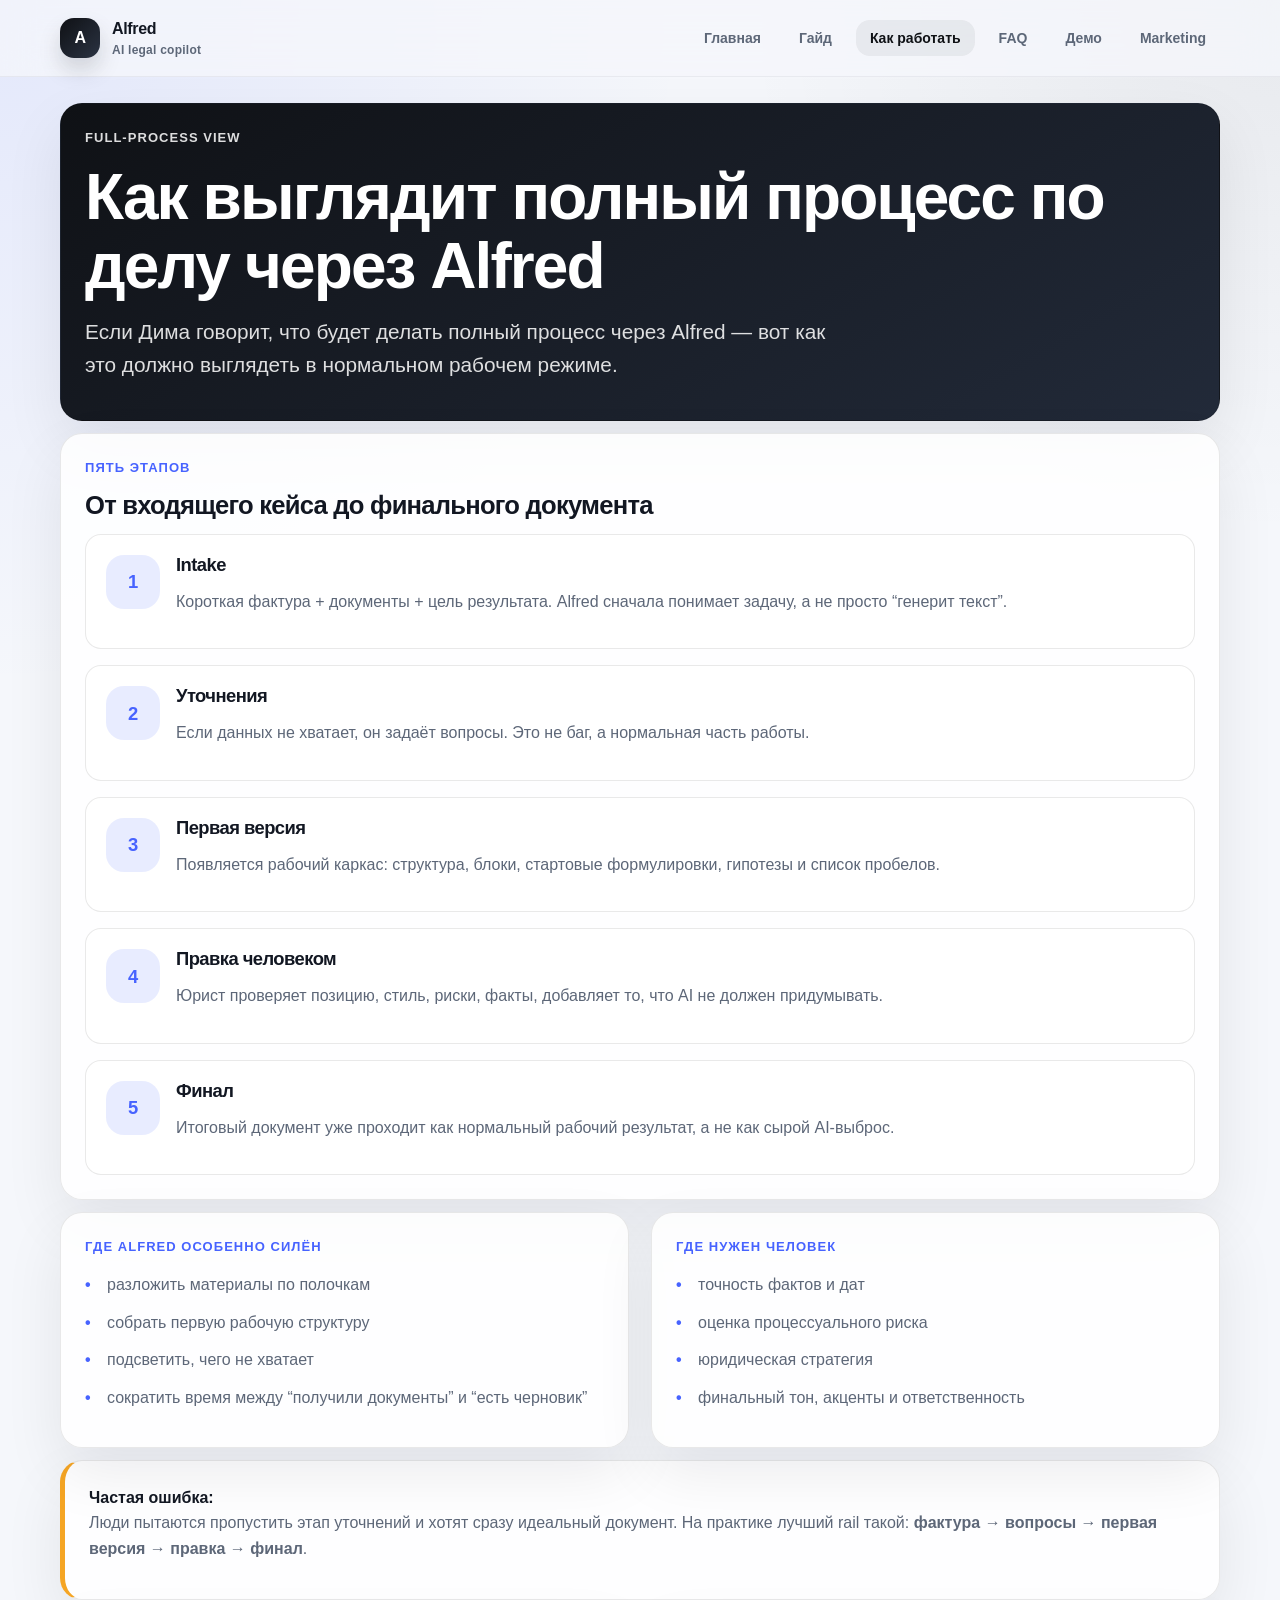
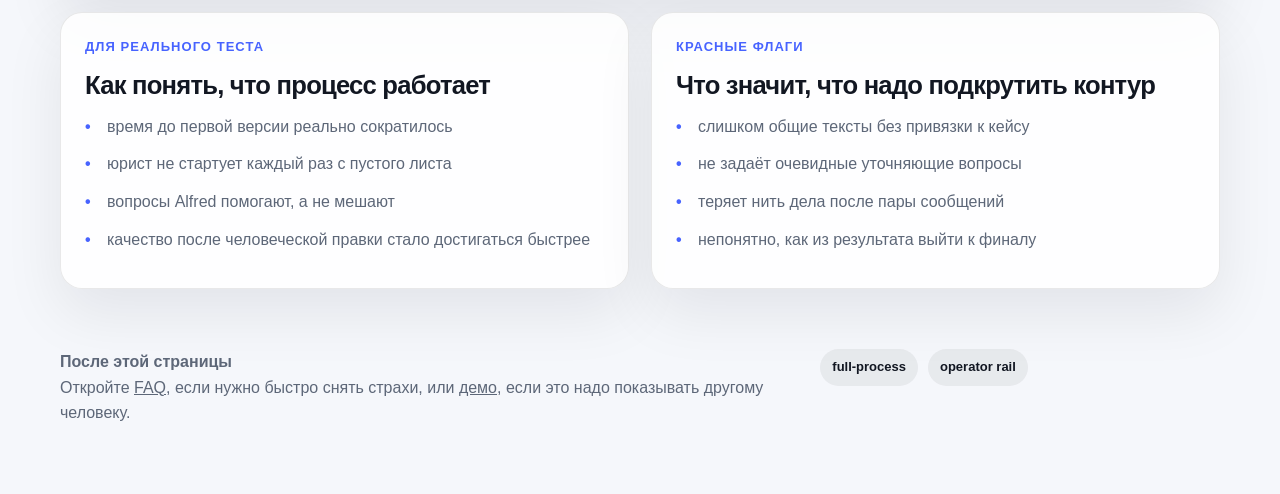
<file: workflow.html>
<!DOCTYPE html>
<html lang="ru">
<head>
  <meta charset="UTF-8">
  <meta name="viewport" content="width=device-width, initial-scale=1.0">
  <meta name="description" content="Как проходит полный процесс через Alfred: intake, вопросы, черновик, правка и финальный результат.">
  <title>Как работать через Alfred — полный процесс</title>
  <link rel="stylesheet" href="assets/style.css">
</head>
<body>
  <div class="page-shell">
    <header class="site-header">
      <div class="header-inner">
        <a class="brand" href="index.html"><span class="brand-mark">A</span><span>Alfred <small>AI legal copilot</small></span></a>
        <button class="nav-toggle" data-nav-toggle aria-expanded="false">Меню</button>
        <nav class="site-nav" data-nav>
          <ul>
            <li><a href="index.html">Главная</a></li>
            <li><a href="guide.html">Гайд</a></li>
            <li><a href="workflow.html" class="active">Как работать</a></li>
            <li><a href="faq.html">FAQ</a></li>
            <li><a href="demo.html">Демо</a></li>
            <li><a href="marketing.html">Marketing</a></li>
          </ul>
        </nav>
      </div>
    </header>

    <main class="section">
      <div class="container">
        <div class="hero-card hero-card--dark">
          <div class="eyebrow">Full-process view</div>
          <h1>Как выглядит полный процесс по делу через Alfred</h1>
          <p class="lead">Если Дима говорит, что будет делать полный процесс через Alfred — вот как это должно выглядеть в нормальном рабочем режиме.</p>
        </div>
      </div>

      <div class="container section-tight">
        <div class="card">
          <div class="eyebrow">Пять этапов</div>
          <h2>От входящего кейса до финального документа</h2>
          <div class="process-steps">
            <div class="step-card"><div class="step-num">1</div><div><h3>Intake</h3><p>Короткая фактура + документы + цель результата. Alfred сначала понимает задачу, а не просто “генерит текст”.</p></div></div>
            <div class="step-card"><div class="step-num">2</div><div><h3>Уточнения</h3><p>Если данных не хватает, он задаёт вопросы. Это не баг, а нормальная часть работы.</p></div></div>
            <div class="step-card"><div class="step-num">3</div><div><h3>Первая версия</h3><p>Появляется рабочий каркас: структура, блоки, стартовые формулировки, гипотезы и список пробелов.</p></div></div>
            <div class="step-card"><div class="step-num">4</div><div><h3>Правка человеком</h3><p>Юрист проверяет позицию, стиль, риски, факты, добавляет то, что AI не должен придумывать.</p></div></div>
            <div class="step-card"><div class="step-num">5</div><div><h3>Финал</h3><p>Итоговый документ уже проходит как нормальный рабочий результат, а не как сырой AI-выброс.</p></div></div>
          </div>
        </div>
      </div>

      <div class="container section-tight two-col">
        <div class="card">
          <div class="eyebrow">Где Alfred особенно силён</div>
          <ul class="clean">
            <li>разложить материалы по полочкам</li>
            <li>собрать первую рабочую структуру</li>
            <li>подсветить, чего не хватает</li>
            <li>сократить время между “получили документы” и “есть черновик”</li>
          </ul>
        </div>
        <div class="card">
          <div class="eyebrow">Где нужен человек</div>
          <ul class="clean">
            <li>точность фактов и дат</li>
            <li>оценка процессуального риска</li>
            <li>юридическая стратегия</li>
            <li>финальный тон, акценты и ответственность</li>
          </ul>
        </div>
      </div>

      <div class="container section-tight">
        <div class="note warning">
          <strong>Частая ошибка:</strong>
          <p>Люди пытаются пропустить этап уточнений и хотят сразу идеальный документ. На практике лучший rail такой: <strong>фактура → вопросы → первая версия → правка → финал</strong>.</p>
        </div>
      </div>

      <div class="container section-tight">
        <div class="grid-2">
          <div class="card">
            <div class="eyebrow">Для реального теста</div>
            <h2>Как понять, что процесс работает</h2>
            <ul class="clean">
              <li>время до первой версии реально сократилось</li>
              <li>юрист не стартует каждый раз с пустого листа</li>
              <li>вопросы Alfred помогают, а не мешают</li>
              <li>качество после человеческой правки стало достигаться быстрее</li>
            </ul>
          </div>
          <div class="card">
            <div class="eyebrow">Красные флаги</div>
            <h2>Что значит, что надо подкрутить контур</h2>
            <ul class="clean">
              <li>слишком общие тексты без привязки к кейсу</li>
              <li>не задаёт очевидные уточняющие вопросы</li>
              <li>теряет нить дела после пары сообщений</li>
              <li>непонятно, как из результата выйти к финалу</li>
            </ul>
          </div>
        </div>
      </div>
    </main>

    <footer class="footer">
      <div class="container footer-grid">
        <div><strong>После этой страницы</strong><p>Откройте <a href="faq.html">FAQ</a>, если нужно быстро снять страхи, или <a href="demo.html">демо</a>, если это надо показывать другому человеку.</p></div>
        <div class="pill-row"><span class="pill">full-process</span><span class="pill">operator rail</span></div>
      </div>
    </footer>
  </div>
  <script src="assets/app.js"></script>
</body>
</html>
</file>
<file: assets/style.css>
:root {
  --bg: #f5f7fb;
  --surface: rgba(255,255,255,0.86);
  --surface-strong: #ffffff;
  --text: #121722;
  --muted: #5d6778;
  --line: rgba(15, 17, 21, 0.09);
  --brand: #0f1115;
  --brand-soft: #eef2ff;
  --accent: #4763ff;
  --success: #116149;
  --warning: #8a5a00;
  --shadow: 0 24px 60px rgba(15,17,21,.08);
  --radius: 22px;
  --radius-sm: 16px;
  --content: 1160px;
}
* { box-sizing: border-box; }
html { scroll-behavior: smooth; }
body {
  margin: 0;
  font-family: Inter, -apple-system, BlinkMacSystemFont, 'Segoe UI', Roboto, sans-serif;
  color: var(--text);
  background:
    radial-gradient(circle at top left, rgba(71,99,255,.10), transparent 28%),
    radial-gradient(circle at top right, rgba(15,17,21,.06), transparent 22%),
    var(--bg);
  line-height: 1.6;
}
a { color: inherit; }
.page-shell { min-height: 100vh; }
.site-header {
  position: sticky;
  top: 0;
  z-index: 50;
  backdrop-filter: blur(18px);
  background: rgba(245,247,251,.78);
  border-bottom: 1px solid rgba(15,17,21,.05);
}
.header-inner,
.container {
  width: min(calc(100% - 32px), var(--content));
  margin: 0 auto;
}
.header-inner {
  display: flex;
  align-items: center;
  gap: 18px;
  min-height: 76px;
}
.brand {
  text-decoration: none;
  display: flex;
  align-items: center;
  gap: 12px;
  font-weight: 700;
  letter-spacing: -.02em;
}
.brand-mark {
  width: 40px;
  height: 40px;
  border-radius: 14px;
  display: grid;
  place-items: center;
  background: linear-gradient(135deg, var(--brand), #2b3342);
  color: #fff;
  box-shadow: 0 12px 22px rgba(15,17,21,.15);
}
.brand small {
  display: block;
  color: var(--muted);
  font-size: 12px;
  font-weight: 600;
  letter-spacing: .02em;
}
.nav-toggle {
  margin-left: auto;
  display: none;
  border: 1px solid var(--line);
  background: var(--surface-strong);
  border-radius: 14px;
  padding: 11px 14px;
  font: inherit;
  color: var(--text);
}
.site-nav {
  margin-left: auto;
}
.site-nav ul {
  list-style: none;
  display: flex;
  gap: 10px;
  margin: 0;
  padding: 0;
  align-items: center;
  flex-wrap: wrap;
  justify-content: flex-end;
}
.site-nav a {
  text-decoration: none;
  color: var(--muted);
  padding: 10px 14px;
  border-radius: 14px;
  font-weight: 600;
  font-size: 14px;
}
.site-nav a:hover,
.site-nav a.active {
  color: var(--brand);
  background: rgba(15,17,21,.06);
}
.hero {
  padding: 48px 0 24px;
}
.hero-grid,
.two-col,
.grid-3,
.grid-2 {
  display: grid;
  gap: 22px;
}
.hero-grid { grid-template-columns: 1.25fr .9fr; align-items: stretch; }
.two-col { grid-template-columns: repeat(2, minmax(0,1fr)); }
.grid-3 { grid-template-columns: repeat(3, minmax(0,1fr)); }
.grid-2 { grid-template-columns: repeat(2, minmax(0,1fr)); }
.card,
.hero-card,
.metric,
.timeline-item,
.faq-item,
.cta-panel,
.feature-card,
.note,
.tab-panel,
.checklist,
.quote,
.stat-card {
  background: var(--surface);
  border: 1px solid var(--line);
  border-radius: var(--radius);
  box-shadow: var(--shadow);
}
.hero-card,
.card,
.cta-panel,
.quote,
.note,
.feature-card,
.stat-card,
.tab-panel,
.timeline-item,
.faq-item,
.checklist,
.metric {
  padding: 24px;
}
.hero-card--dark,
.cta-panel--dark {
  background: linear-gradient(150deg, #0f1115 0%, #222a39 100%);
  color: #fff;
}
.hero-card--dark p,
.cta-panel--dark p,
.hero-card--dark li,
.cta-panel--dark li,
.hero-card--dark .eyebrow { color: rgba(255,255,255,.86); }
.eyebrow {
  font-size: 13px;
  text-transform: uppercase;
  letter-spacing: .08em;
  font-weight: 700;
  color: var(--accent);
  margin-bottom: 14px;
}
h1, h2, h3, h4 {
  margin: 0 0 14px;
  line-height: 1.08;
  letter-spacing: -.03em;
}
h1 { font-size: clamp(2.25rem, 5vw, 4.4rem); }
h2 { font-size: clamp(1.55rem, 2vw, 2.3rem); }
h3 { font-size: 1.15rem; }
p { margin: 0 0 14px; color: var(--muted); }
.lead {
  font-size: clamp(1.08rem, 2vw, 1.3rem);
  max-width: 66ch;
}
.btn-row { display: flex; gap: 12px; flex-wrap: wrap; margin-top: 22px; }
.btn {
  display: inline-flex;
  align-items: center;
  justify-content: center;
  gap: 10px;
  min-height: 46px;
  padding: 0 18px;
  border-radius: 14px;
  text-decoration: none;
  font-weight: 700;
  border: 1px solid transparent;
}
.btn-primary { background: var(--brand); color: #fff; }
.btn-secondary { background: #fff; border-color: var(--line); }
.btn-soft { background: rgba(71,99,255,.10); color: var(--accent); }
.section { padding: 26px 0; }
.section-tight { padding-top: 12px; }
.tag-row, .pill-row { display: flex; flex-wrap: wrap; gap: 10px; }
.tag, .pill {
  display: inline-flex;
  align-items: center;
  padding: 8px 12px;
  border-radius: 999px;
  background: rgba(71,99,255,.09);
  color: var(--accent);
  font-weight: 700;
  font-size: 13px;
}
.pill { background: rgba(15,17,21,.06); color: var(--text); font-weight: 600; }
.metric strong, .stat-card strong {
  display: block;
  font-size: 2rem;
  color: var(--brand);
  margin-bottom: 6px;
}
ul.clean, .clean {
  list-style: none;
  padding: 0;
  margin: 0;
}
ul.clean li {
  position: relative;
  padding-left: 22px;
  margin: 12px 0;
  color: var(--muted);
}
ul.clean li::before {
  content: "•";
  position: absolute;
  left: 0;
  top: 0;
  color: var(--accent);
  font-weight: 900;
}
.process-steps {
  display: grid;
  gap: 16px;
}
.step-card {
  display: grid;
  grid-template-columns: 54px 1fr;
  gap: 16px;
  align-items: start;
  padding: 20px;
  background: #fff;
  border-radius: var(--radius-sm);
  border: 1px solid var(--line);
}
.step-num {
  width: 54px;
  height: 54px;
  border-radius: 18px;
  display: grid;
  place-items: center;
  font-weight: 800;
  font-size: 1.15rem;
  background: rgba(71,99,255,.12);
  color: var(--accent);
}
.timeline {
  display: grid;
  gap: 16px;
}
.timeline-item {
  position: relative;
  overflow: hidden;
}
.timeline-item::after {
  content: "";
  position: absolute;
  inset: auto 24px 0 24px;
  height: 4px;
  background: linear-gradient(90deg, var(--accent), rgba(71,99,255,.18));
  border-radius: 999px;
}
.note { border-left: 5px solid var(--accent); }
.note.warning { border-left-color: #f5a524; }
.note.success { border-left-color: #16a34a; }
.faq-item summary {
  list-style: none;
  cursor: pointer;
  font-weight: 700;
  display: flex;
  align-items: center;
  justify-content: space-between;
  gap: 12px;
}
.faq-item summary::-webkit-details-marker { display: none; }
.faq-item[open] summary { margin-bottom: 14px; }
.faq-item .chev {
  width: 28px;
  height: 28px;
  border-radius: 999px;
  display: grid;
  place-items: center;
  background: rgba(15,17,21,.06);
  color: var(--muted);
  flex: 0 0 auto;
}
.faq-item[open] .chev { transform: rotate(180deg); }
.tabs {
  display: flex;
  gap: 10px;
  flex-wrap: wrap;
  margin-bottom: 18px;
}
.tab-btn {
  border: 1px solid var(--line);
  background: #fff;
  border-radius: 999px;
  padding: 10px 14px;
  font: inherit;
  font-weight: 700;
  color: var(--muted);
  cursor: pointer;
}
.tab-btn.active {
  background: var(--brand);
  color: #fff;
  border-color: transparent;
}
.tab-panel { display: none; }
.tab-panel.active { display: block; }
.checklist-item {
  display: flex;
  gap: 12px;
  align-items: flex-start;
  padding: 12px 0;
  border-top: 1px solid rgba(15,17,21,.07);
}
.checklist-item:first-child { border-top: 0; }
.checklist-item input {
  width: 20px;
  height: 20px;
  margin-top: 2px;
}
.small { font-size: 14px; color: var(--muted); }
.phone-frame {
  border-radius: 30px;
  padding: 16px;
  background: linear-gradient(180deg, #10141c, #232c3d);
  box-shadow: 0 26px 60px rgba(15,17,21,.16);
}
.phone-screen {
  background: #fff;
  border-radius: 22px;
  padding: 18px;
}
.kbd {
  display: inline-block;
  border: 1px solid var(--line);
  background: #fff;
  padding: 4px 8px;
  border-radius: 10px;
  font-size: 13px;
  font-weight: 700;
}
.copy-box {
  display: grid;
  gap: 12px;
  align-items: start;
}
.copy-snippet {
  background: #0f1115;
  color: #fff;
  border-radius: 18px;
  padding: 18px;
  font-size: 14px;
  overflow-x: auto;
}
.copy-btn {
  justify-self: start;
  display: inline-flex;
  min-width: 160px;
  margin-top: 12px;
  cursor: pointer;
}
.footer {
  padding: 34px 0 54px;
  color: var(--muted);
}
.footer-grid {
  display: grid;
  grid-template-columns: 1.3fr .7fr;
  gap: 18px;
  align-items: start;
}
hr.soft {
  border: 0;
  border-top: 1px solid rgba(15,17,21,.08);
  margin: 20px 0;
}
@media (max-width: 960px) {
  .hero-grid, .grid-3, .two-col, .grid-2, .footer-grid { grid-template-columns: 1fr; }
}
@media (max-width: 760px) {
  .header-inner { min-height: 70px; }
  .nav-toggle { display: inline-flex; align-items:center; justify-content:center; }
  .site-nav {
    display: none;
    width: 100%;
    margin: 0 0 16px;
  }
  .site-nav.open { display: block; }
  .header-inner { flex-wrap: wrap; padding-top: 10px; }
  .site-nav ul {
    flex-direction: column;
    align-items: stretch;
    background: rgba(255,255,255,.96);
    border: 1px solid var(--line);
    border-radius: 20px;
    padding: 10px;
  }
  .site-nav a { display: block; }
  .hero { padding-top: 28px; }
  .hero-card, .card, .cta-panel, .faq-item, .timeline-item, .tab-panel, .feature-card, .checklist, .note, .quote, .metric, .stat-card { padding: 20px; }
  .container, .header-inner { width: min(calc(100% - 20px), var(--content)); }
  .step-card { grid-template-columns: 44px 1fr; }
  .step-num { width: 44px; height: 44px; border-radius: 14px; }
}
</file>
